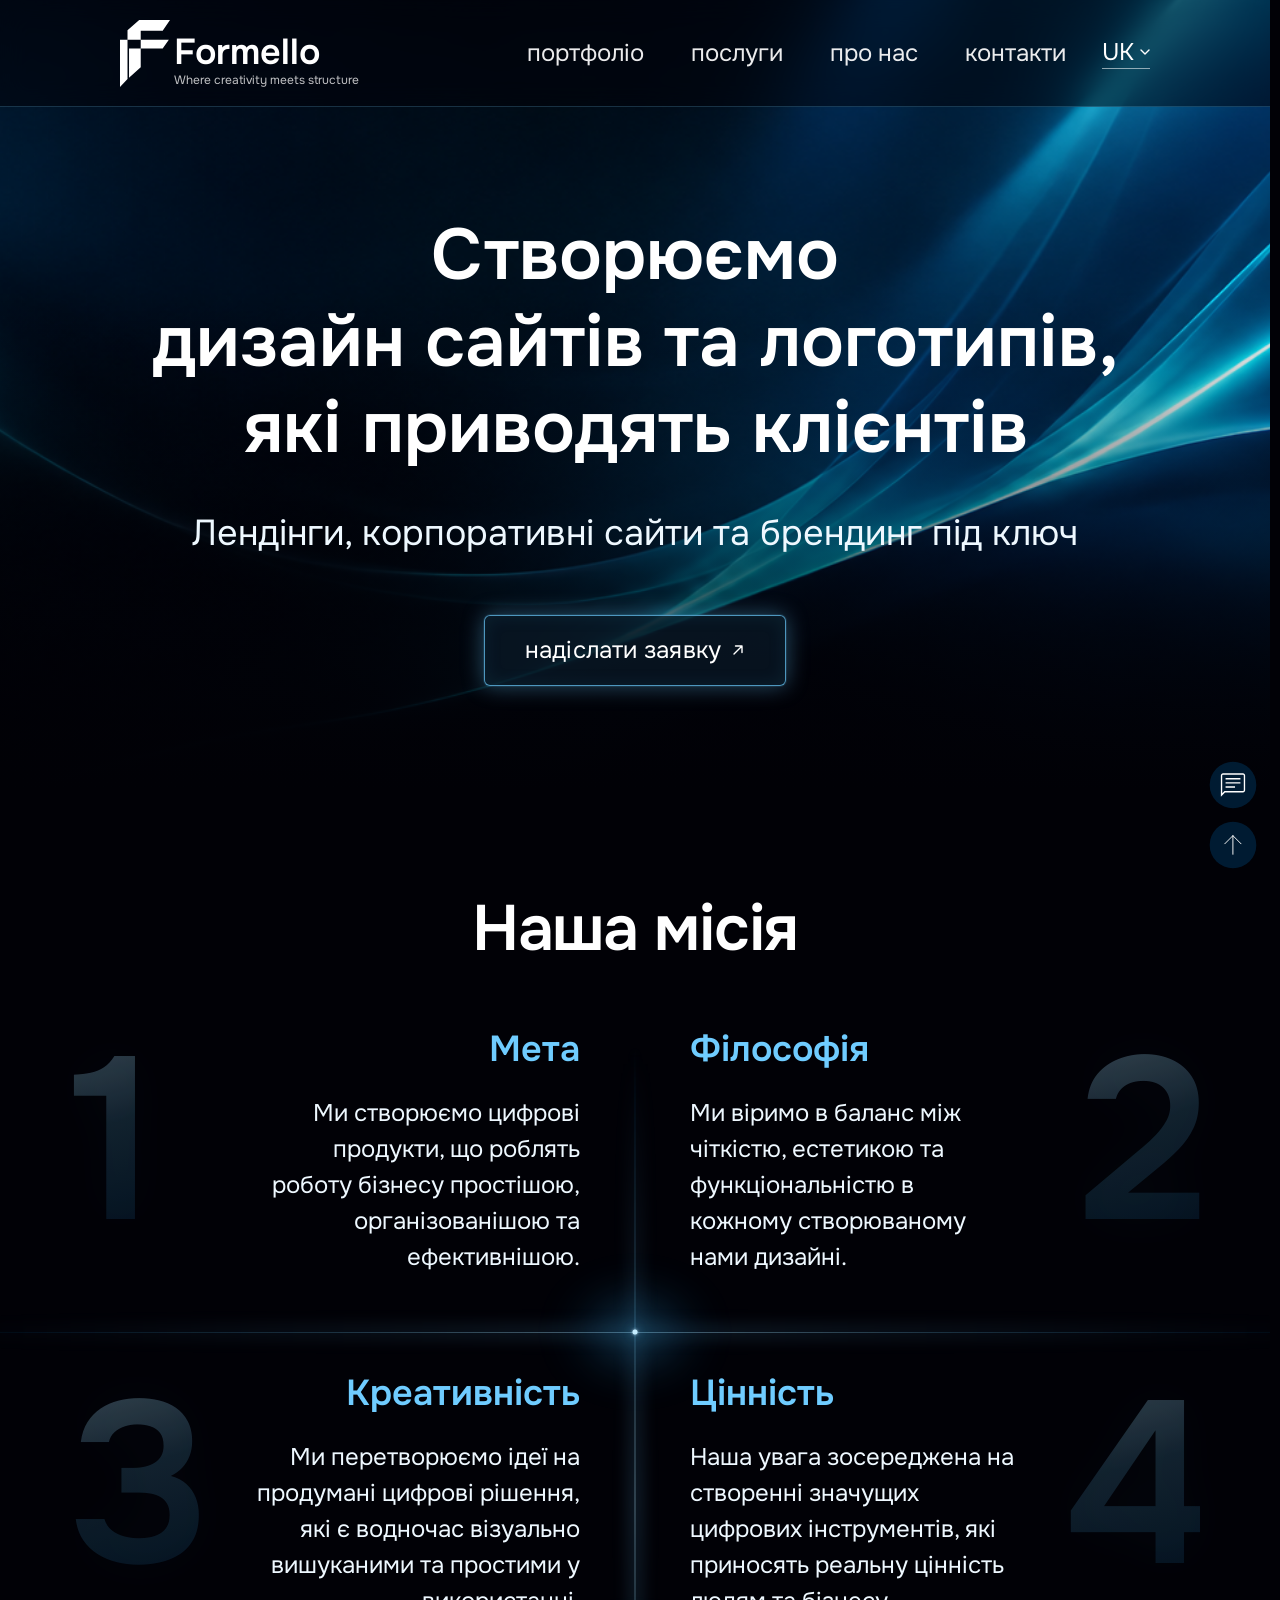
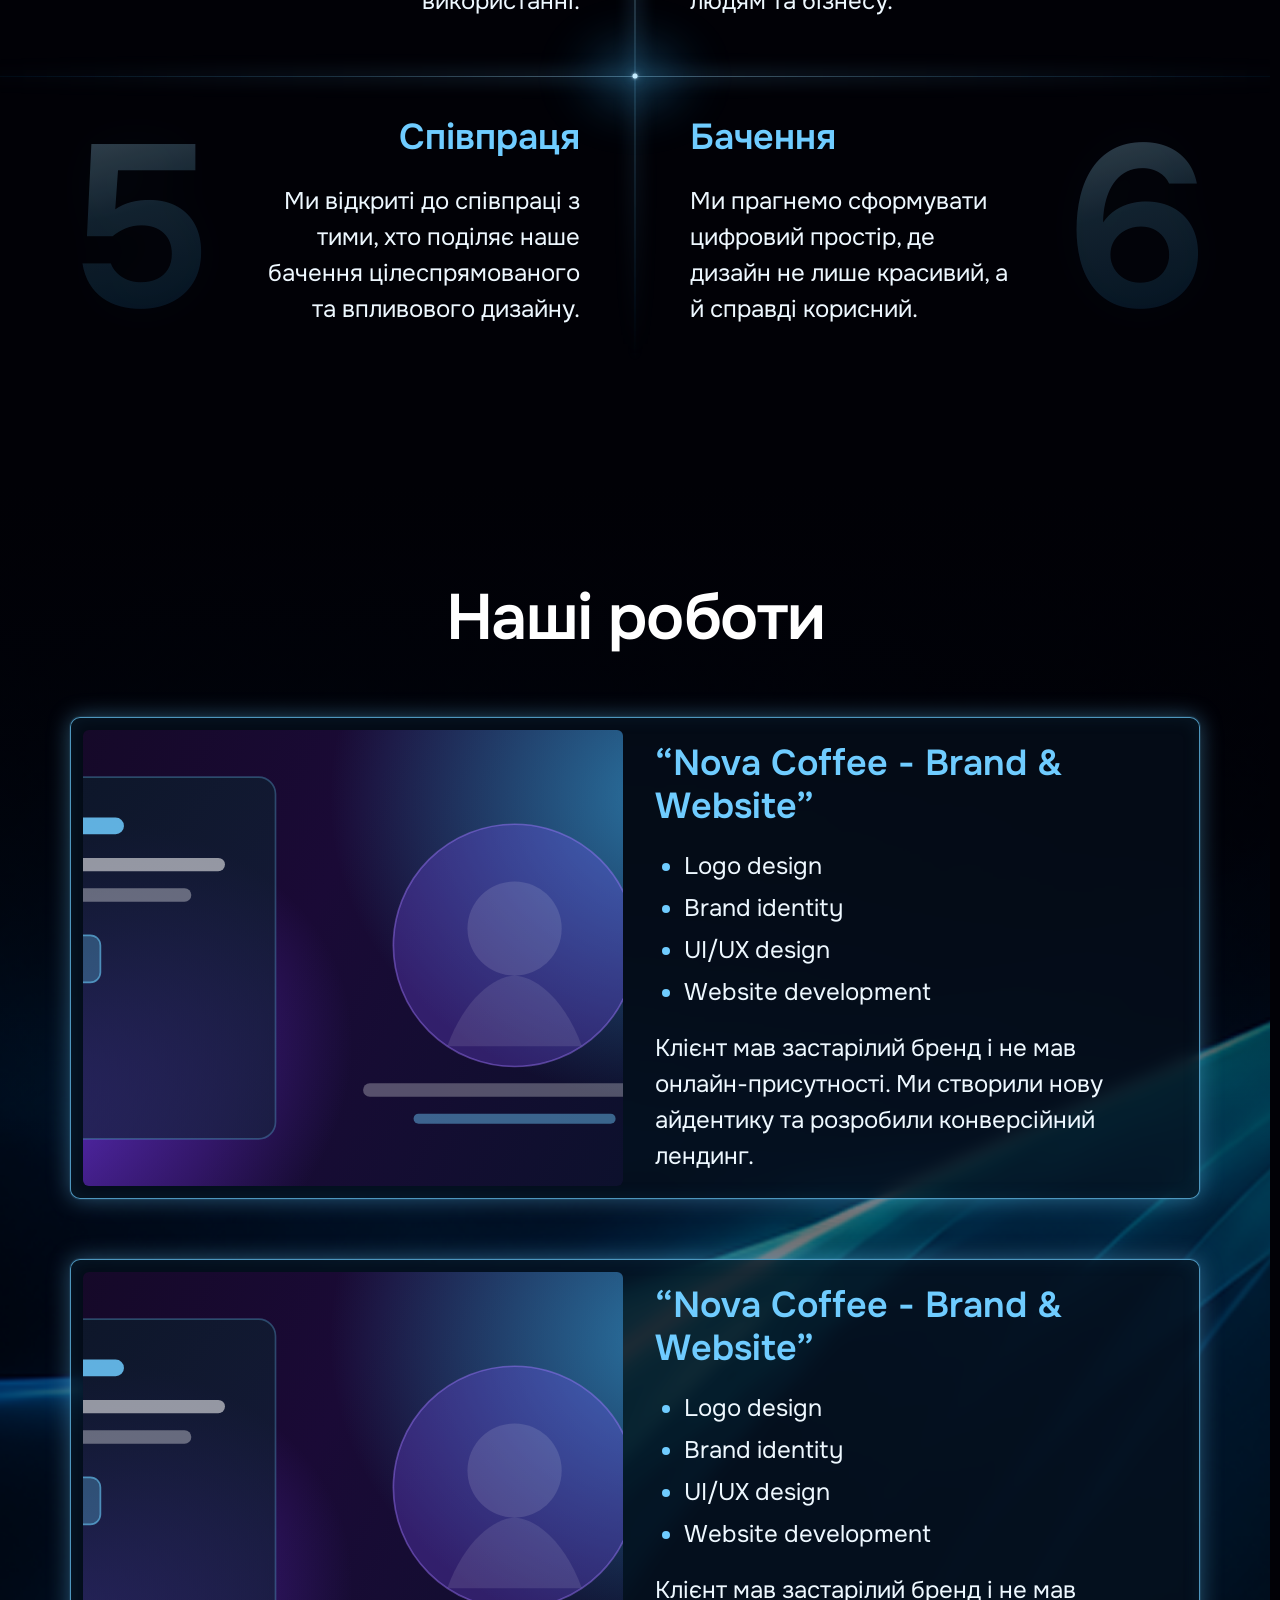
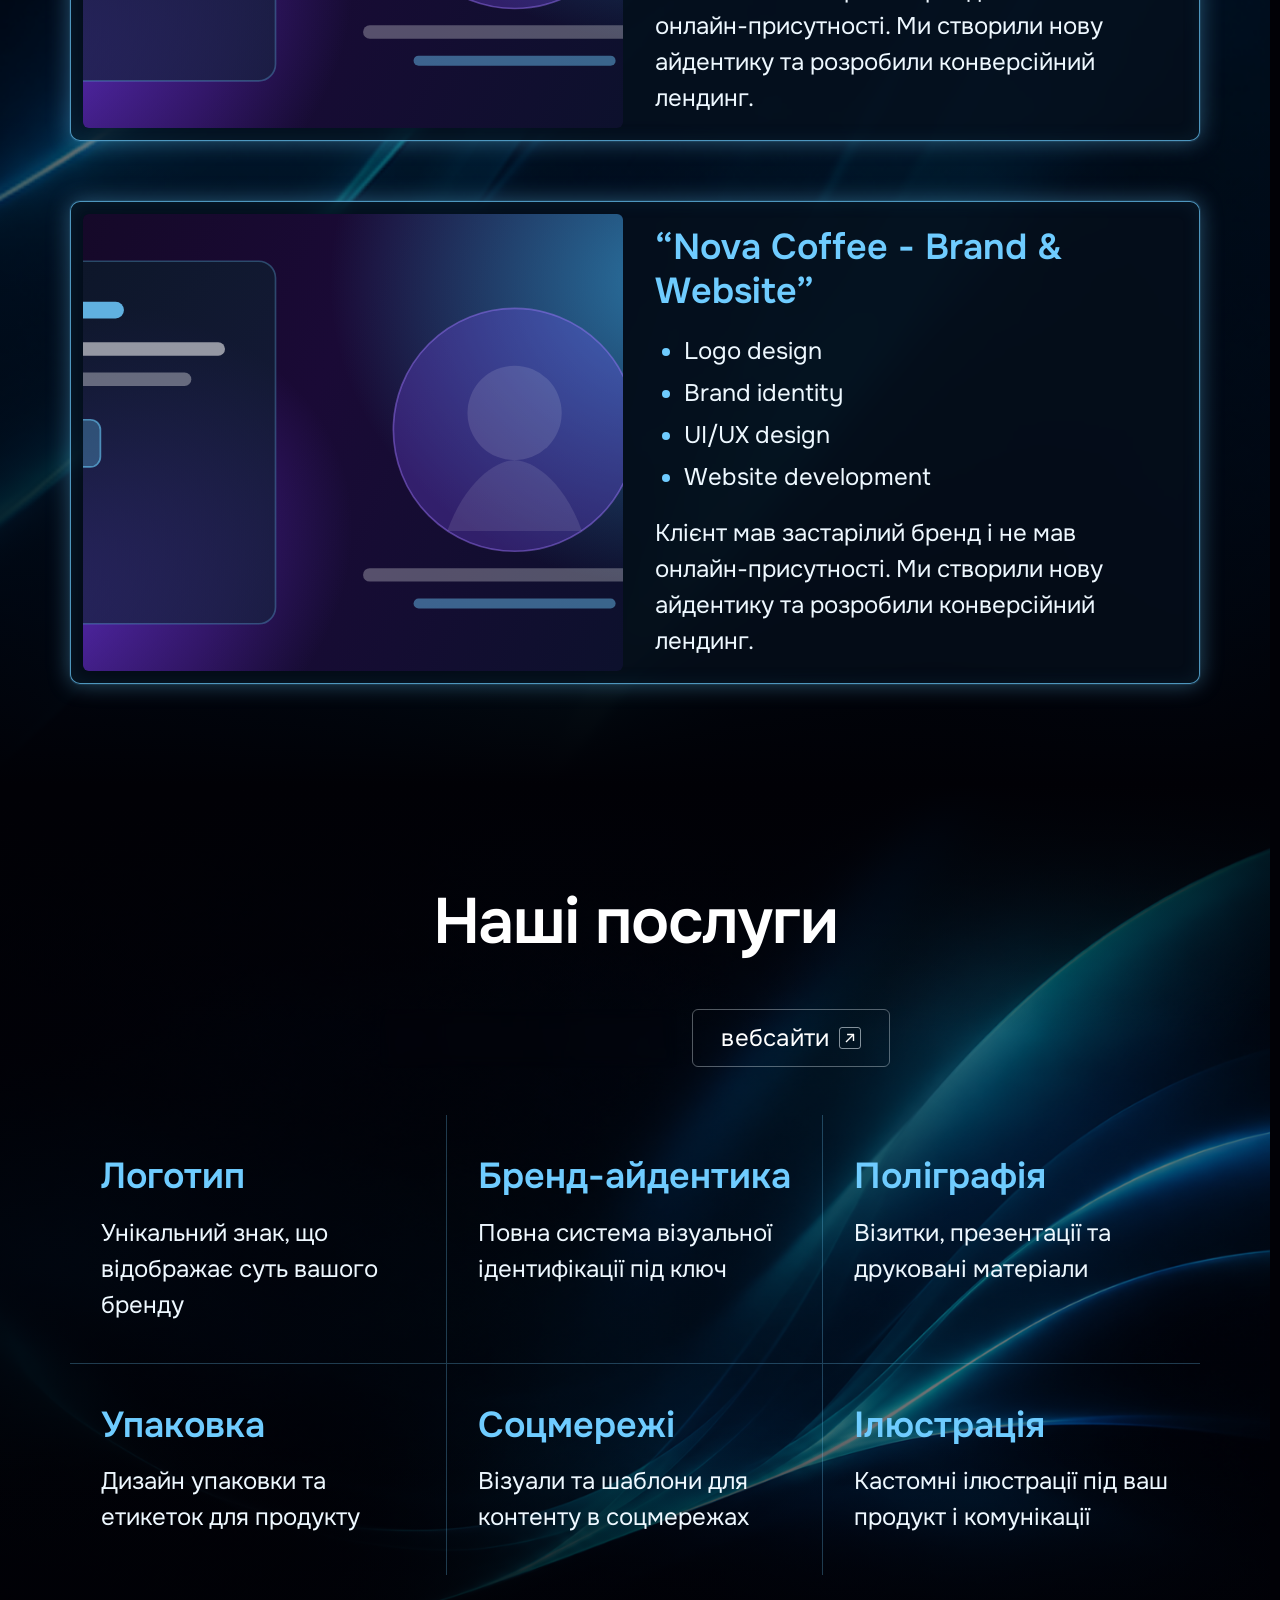
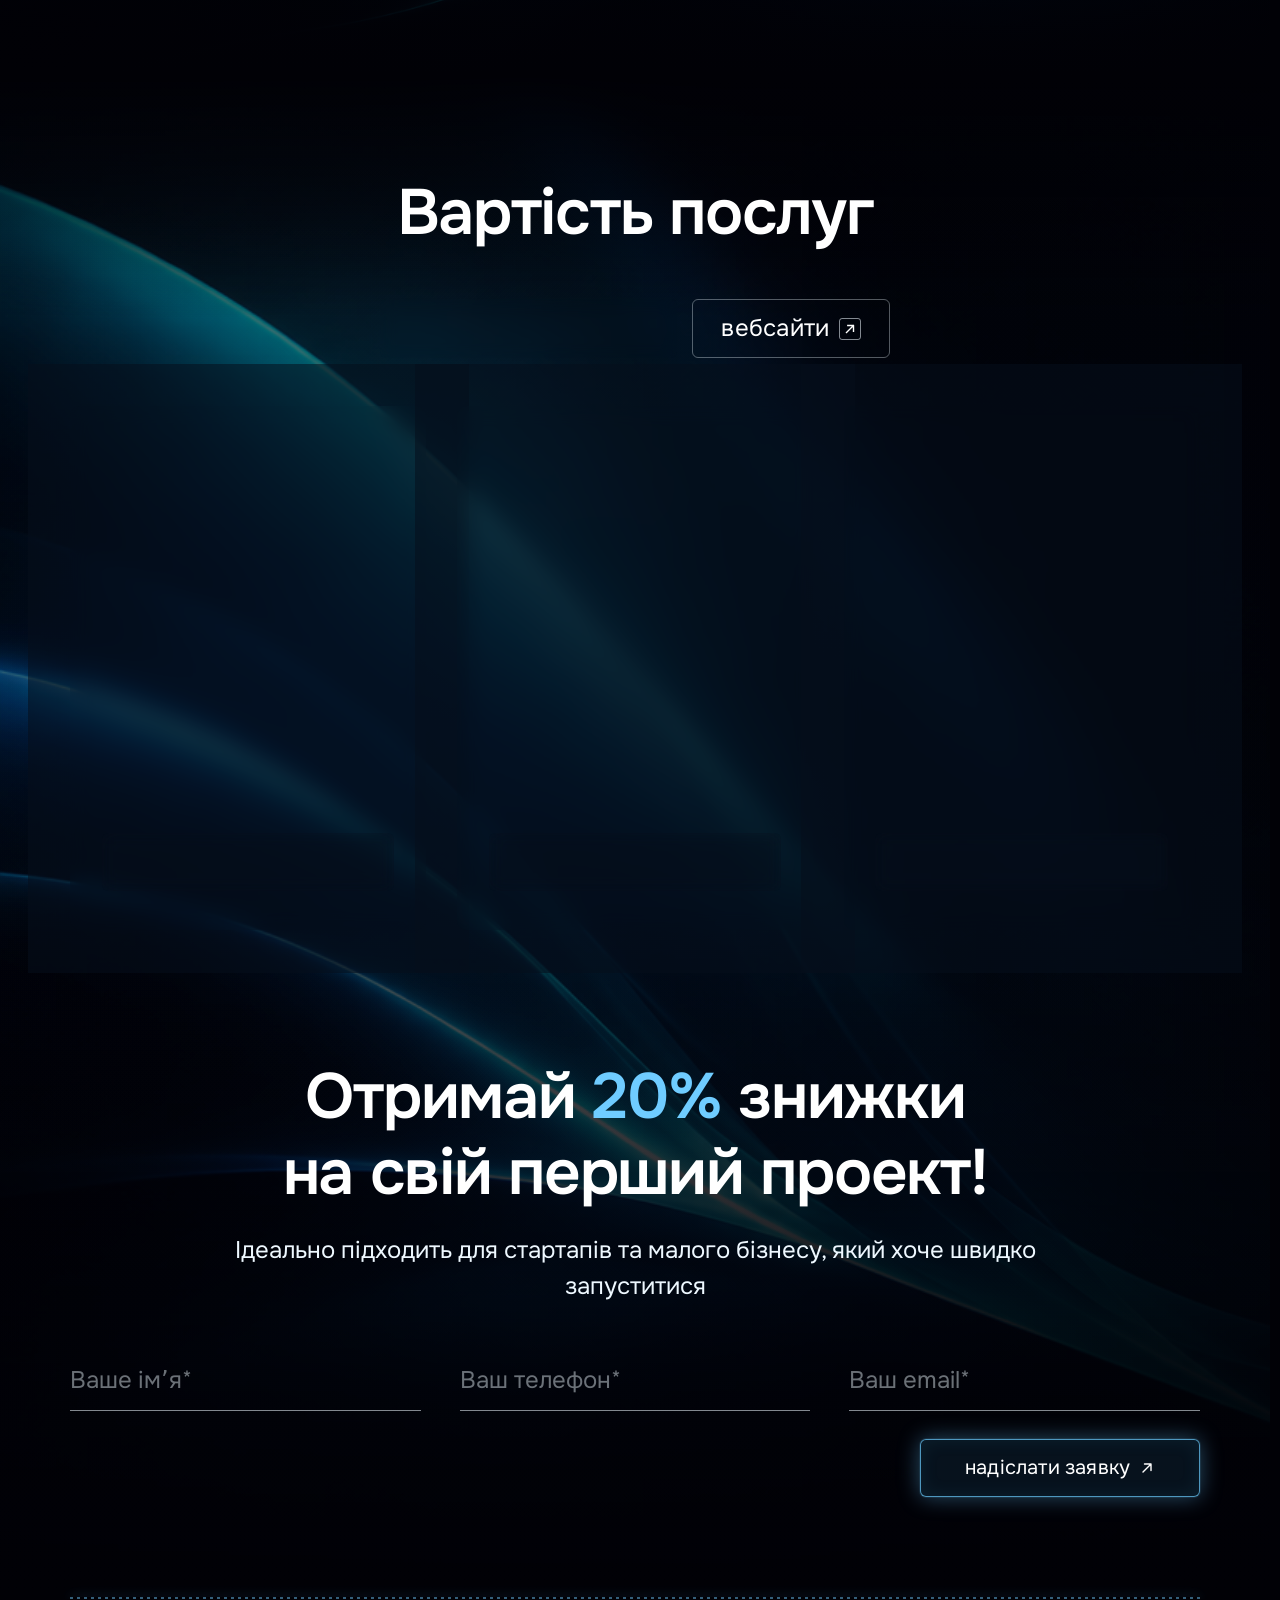
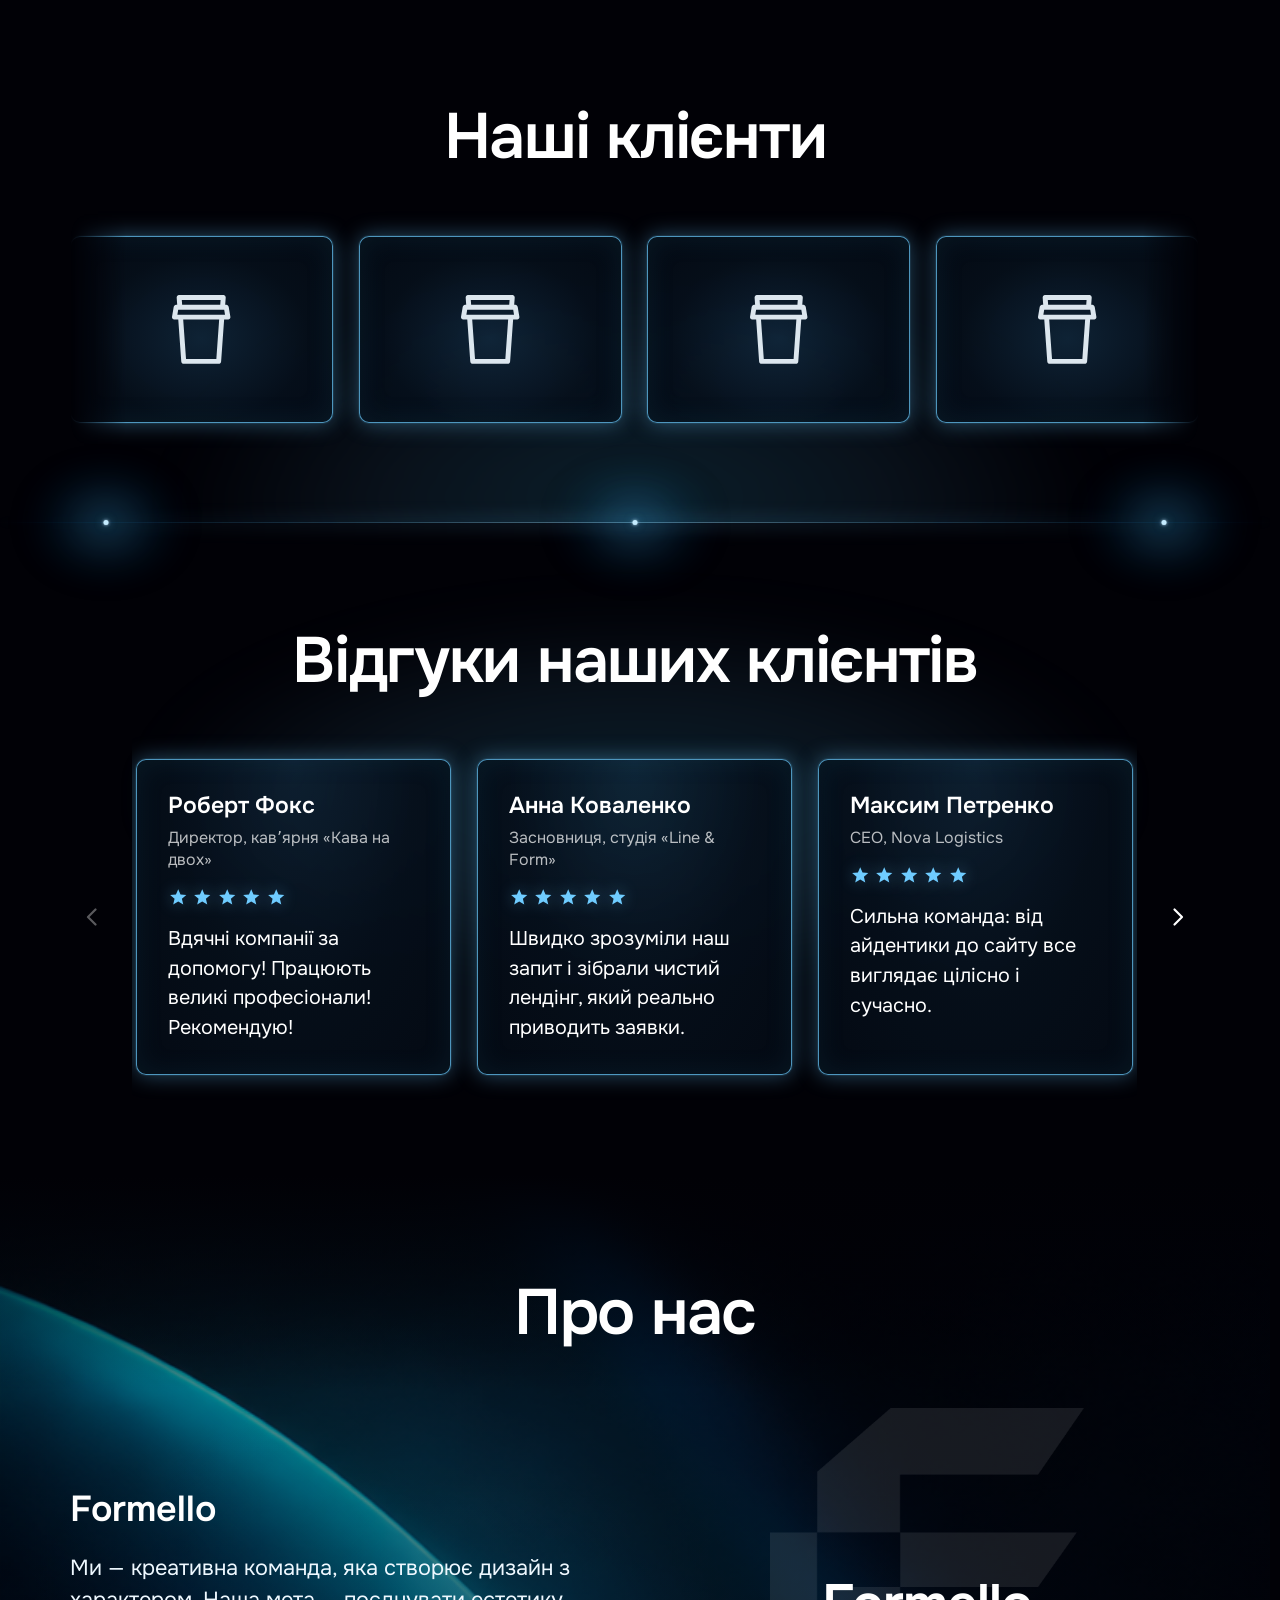
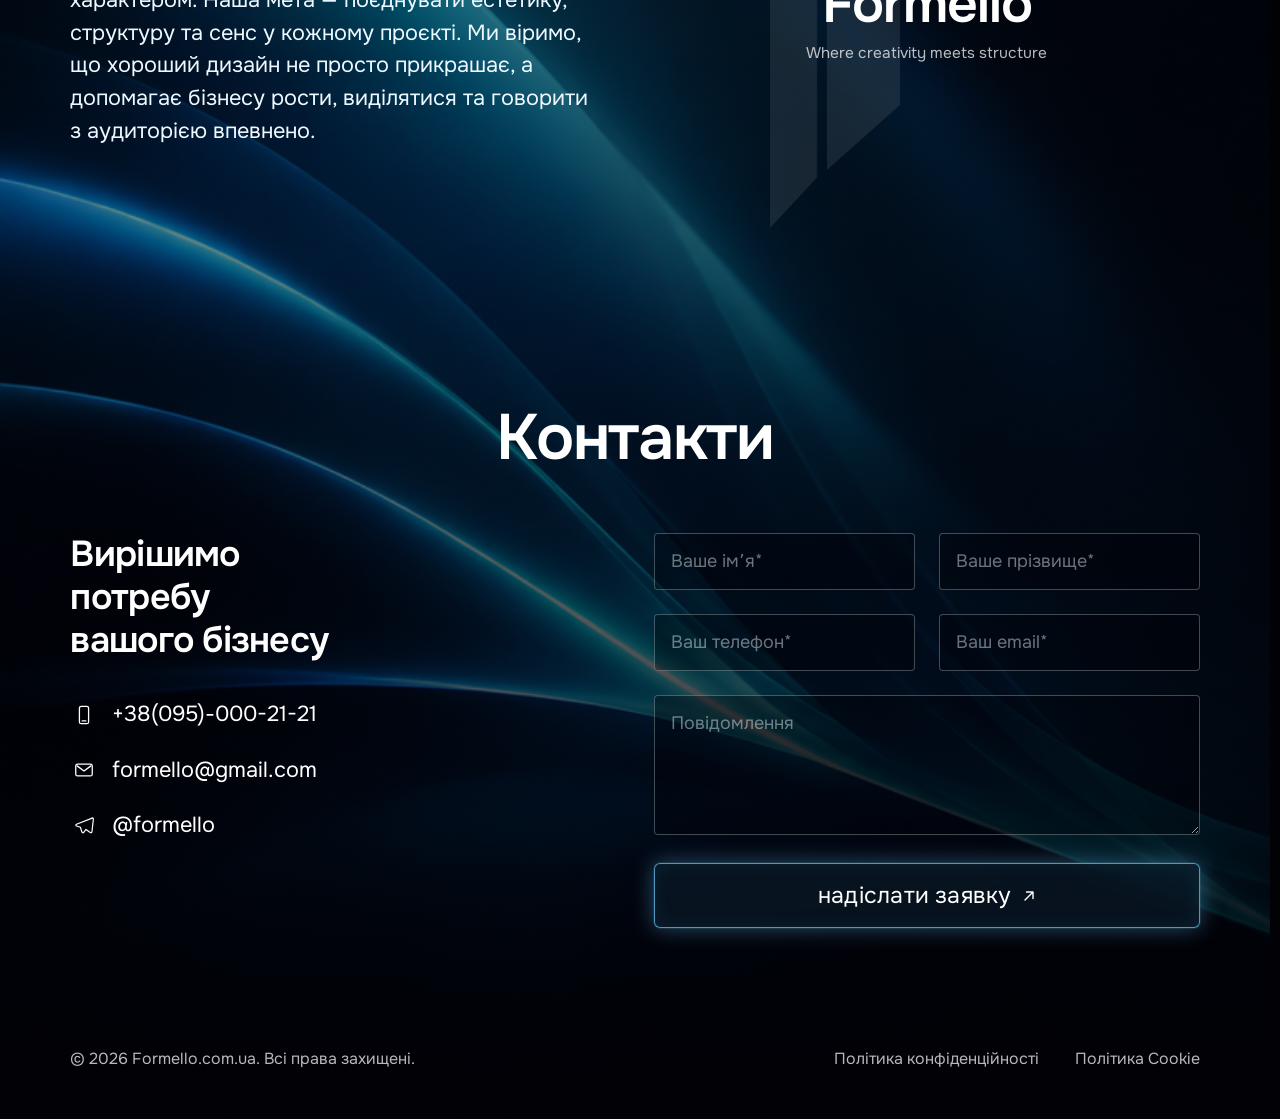
<file: index.html>
<!DOCTYPE html>
<html lang="uk">
  <head>
    <meta charset="UTF-8" />
    <meta name="viewport" content="width=device-width, initial-scale=1.0" />
    <title data-i18n="title">Formello — дизайн сайтів та логотипів</title>
    <link rel="preconnect" href="https://fonts.googleapis.com" />
    <link rel="preconnect" href="https://fonts.gstatic.com" crossorigin />
    <link
      href="https://fonts.googleapis.com/css2?family=Onest:wght@400;600&display=swap"
      rel="stylesheet"
    />
    <link rel="stylesheet" href="styles.css" />
  </head>
  <body>
    <div class="page">
      <header class="site-header">
        <a class="logo" href="#top">
          <img
            class="logo__mark"
            src="assets/nav/logo-2.svg"
            width="50"
            height="67"
            alt=""
            aria-hidden="true"
          />
          <span class="logo__text">
            <span class="logo__name">Formello</span>
            <span class="logo__tag">Where creativity meets structure</span>
          </span>
        </a>

        <div class="header-right">
          <nav
            class="nav"
            id="site-nav"
            aria-label="Основна навігація"
            data-i18n-aria="navAria"
          >
            <a href="#portfolio" data-i18n="navPortfolio">портфоліо</a>
            <a href="#services" data-i18n="navServices">послуги</a>
            <a href="#about" data-i18n="navAbout">про нас</a>
            <a href="#contacts" data-i18n="navContacts">контакти</a>
          </nav>

          <button
            class="lang"
            type="button"
            data-lang="uk"
            aria-label="Мова: українська"
            data-i18n-aria="langAria"
          >
            <span class="lang__code">UK</span>
            <svg
              class="lang__chevron"
              width="10"
              height="6"
              viewBox="0 0 10 6"
              fill="none"
              aria-hidden="true"
            >
              <path
                d="M1 1l4 4 4-4"
                stroke="currentColor"
                stroke-width="1.4"
                stroke-linecap="round"
                stroke-linejoin="round"
              />
            </svg>
          </button>

          <button
            class="nav-toggle"
            type="button"
            aria-expanded="false"
            aria-controls="site-nav"
            aria-label="Відкрити меню"
            data-i18n-aria="menuOpenAria"
          >
            <span class="nav-toggle__box" aria-hidden="true">
              <span class="nav-toggle__bar"></span>
              <span class="nav-toggle__bar"></span>
              <span class="nav-toggle__bar"></span>
            </span>
          </button>
        </div>
      </header>
      <div class="nav-backdrop" data-close-nav aria-hidden="true"></div>

      <main>
        <section class="hero" id="top">
          <div class="hero__bg" aria-hidden="true">
            <img
              class="hero__bg-img"
              src="assets/hero/hero-bg.png"
              alt=""
              width="1536"
              height="1024"
              decoding="async"
              fetchpriority="high"
            />
            <div class="hero__bg-overlay"></div>
          </div>
          <div class="hero__content">
            <div class="hero__title-block">
              <h1 data-i18n-html="heroTitle">
                Створюємо<br />
                дизайн сайтів та логотипів,<br />
                які приводять клієнтів
              </h1>
              <p class="hero__sub" data-i18n="heroSub">
                Лендінги, корпоративні сайти та брендинг під ключ
              </p>
            </div>
            <button class="cta" type="button" data-open-request>
              <span data-i18n="cta">надіслати заявку</span>
              <svg
                class="cta__arrow"
                width="14"
                height="14"
                viewBox="0 0 14 14"
                fill="none"
                aria-hidden="true"
              >
                <path
                  d="M3 11L11 3M11 3H4.5M11 3V9.5"
                  stroke="currentColor"
                  stroke-width="1.4"
                  stroke-linecap="round"
                  stroke-linejoin="round"
                />
              </svg>
            </button>
          </div>
        </section>

        <section class="mission" id="mission" aria-labelledby="mission-title">
          <div class="mission__inner">
            <h2 id="mission-title" data-i18n="missionTitle">Наша місія</h2>

            <div class="mission__body">
              <div class="mission__deco" aria-hidden="true">
                <span class="mission__line mission__line--v"></span>
                <span class="mission__line mission__line--h mission__line--h1"></span>
                <span class="mission__line mission__line--h mission__line--h2"></span>

                <span class="mission__node mission__node--1">
                  <span class="mission__flare"></span>
                  <span class="mission__mark"></span>
                </span>
                <span class="mission__node mission__node--2">
                  <span class="mission__flare"></span>
                  <span class="mission__mark"></span>
                </span>
              </div>

              <div class="mission__rows">
                <div class="mission__row">
                  <article class="mission__card mission__card--left">
                    <span class="mission__num" aria-hidden="true">1</span>
                    <div class="mission__copy">
                      <h3 data-i18n="goalTitle">Мета</h3>
                      <p data-i18n="goalText">
                        Ми створюємо цифрові продукти, що роблять роботу бізнесу
                        простішою, організованішою та ефективнішою.
                      </p>
                    </div>
                  </article>
                  <article class="mission__card mission__card--right">
                    <div class="mission__copy">
                      <h3 data-i18n="philosophyTitle">Філософія</h3>
                      <p data-i18n="philosophyText">
                        Ми віримо в баланс між чіткістю, естетикою та
                        функціональністю в кожному створюваному нами дизайні.
                      </p>
                    </div>
                    <span class="mission__num" aria-hidden="true">2</span>
                  </article>
                </div>

                <div class="mission__row">
                  <article class="mission__card mission__card--left">
                    <span class="mission__num" aria-hidden="true">3</span>
                    <div class="mission__copy">
                      <h3 data-i18n="creativityTitle">Креативність</h3>
                      <p data-i18n="creativityText">
                        Ми перетворюємо ідеї на продумані цифрові рішення, які є
                        водночас візуально вишуканими та простими у використанні.
                      </p>
                    </div>
                  </article>
                  <article class="mission__card mission__card--right">
                    <div class="mission__copy">
                      <h3 data-i18n="valueTitle">Цінність</h3>
                      <p data-i18n="valueText">
                        Наша увага зосереджена на створенні значущих цифрових
                        інструментів, які приносять реальну цінність людям та
                        бізнесу.
                      </p>
                    </div>
                    <span class="mission__num" aria-hidden="true">4</span>
                  </article>
                </div>

                <div class="mission__row">
                  <article class="mission__card mission__card--left">
                    <span class="mission__num" aria-hidden="true">5</span>
                    <div class="mission__copy">
                      <h3 data-i18n="collabTitle">Співпраця</h3>
                      <p data-i18n="collabText">
                        Ми відкриті до співпраці з тими, хто поділяє наше
                        бачення цілеспрямованого та впливового дизайну.
                      </p>
                    </div>
                  </article>
                  <article class="mission__card mission__card--right">
                    <div class="mission__copy">
                      <h3 data-i18n="visionTitle">Бачення</h3>
                      <p data-i18n="visionText">
                        Ми прагнемо сформувати цифровий простір, де дизайн не
                        лише красивий, а й справді корисний.
                      </p>
                    </div>
                    <span class="mission__num" aria-hidden="true">6</span>
                  </article>
                </div>
              </div>
            </div>
          </div>
        </section>

        <section class="works" id="portfolio" aria-labelledby="works-title">
          <div class="works__bg" aria-hidden="true">
            <img
              class="works__bg-img"
              src="assets/portfolio/portfolio-bg.png"
              alt=""
              width="2532"
              height="1375"
              decoding="async"
            />
            <div class="works__bg-overlay"></div>
          </div>
          <div class="works__inner">
            <h2 id="works-title" data-i18n="worksTitle">Наші роботи</h2>

            <div class="works__list">
              <article class="works__card">
                <div class="works__media">
                  <img
                    src="assets/works/work-placeholder.svg"
                    alt=""
                    width="588"
                    height="271"
                    loading="lazy"
                    decoding="async"
                  />
                </div>
                <div class="works__copy">
                  <h3 data-i18n="works1Title">“Nova Coffee - Brand &amp; Website”</h3>
                  <ul class="works__services">
                    <li data-i18n="works1Service1">Logo design</li>
                    <li data-i18n="works1Service2">Brand identity</li>
                    <li data-i18n="works1Service3">UI/UX design</li>
                    <li data-i18n="works1Service4">Website development</li>
                  </ul>
                  <p data-i18n="works1Text">
                    Клієнт мав застарілий бренд і не мав онлайн-присутності. Ми
                    створили нову айдентику та розробили конверсійний лендинг.
                  </p>
                </div>
              </article>

              <article class="works__card">
                <div class="works__media">
                  <img
                    src="assets/works/work-placeholder.svg"
                    alt=""
                    width="588"
                    height="271"
                    loading="lazy"
                    decoding="async"
                  />
                </div>
                <div class="works__copy">
                  <h3 data-i18n="works2Title">“Nova Coffee - Brand &amp; Website”</h3>
                  <ul class="works__services">
                    <li data-i18n="works2Service1">Logo design</li>
                    <li data-i18n="works2Service2">Brand identity</li>
                    <li data-i18n="works2Service3">UI/UX design</li>
                    <li data-i18n="works2Service4">Website development</li>
                  </ul>
                  <p data-i18n="works2Text">
                    Клієнт мав застарілий бренд і не мав онлайн-присутності. Ми
                    створили нову айдентику та розробили конверсійний лендинг.
                  </p>
                </div>
              </article>

              <article class="works__card">
                <div class="works__media">
                  <img
                    src="assets/works/work-placeholder.svg"
                    alt=""
                    width="588"
                    height="271"
                    loading="lazy"
                    decoding="async"
                  />
                </div>
                <div class="works__copy">
                  <h3 data-i18n="works3Title">“Nova Coffee - Brand &amp; Website”</h3>
                  <ul class="works__services">
                    <li data-i18n="works3Service1">Logo design</li>
                    <li data-i18n="works3Service2">Brand identity</li>
                    <li data-i18n="works3Service3">UI/UX design</li>
                    <li data-i18n="works3Service4">Website development</li>
                  </ul>
                  <p data-i18n="works3Text">
                    Клієнт мав застарілий бренд і не мав онлайн-присутності. Ми
                    створили нову айдентику та розробили конверсійний лендинг.
                  </p>
                </div>
              </article>
            </div>
          </div>
        </section>

        <section class="services" id="services" aria-labelledby="services-title">
          <div class="services__bg" aria-hidden="true">
            <img
              class="services__bg-img"
              src="assets/services/services-bg.png"
              alt=""
              width="1536"
              height="1024"
              decoding="async"
            />
            <div class="services__bg-overlay"></div>
          </div>
          <div class="services__inner">
            <h2 id="services-title" data-i18n="servicesTitle">Наші послуги</h2>

            <div
              class="services__tabs"
              role="tablist"
              aria-label="Категорії послуг"
              data-i18n-aria="servicesTabsAria"
            >
              <button
                class="services__tab is-active"
                type="button"
                role="tab"
                id="services-tab-design"
                aria-selected="true"
                aria-controls="services-panel-design"
                data-services-tab="design"
              >
                <span data-i18n="servicesTabDesign">графічний дизайн</span>
                <span class="services__tab-icon" aria-hidden="true">
                  <svg width="18" height="18" viewBox="0 0 18 18" fill="none">
                    <path
                      d="M5.5 12.5L12.5 5.5M6.8 5.5H12.5V11.2"
                      stroke="currentColor"
                      stroke-width="1.4"
                      stroke-linecap="square"
                      stroke-linejoin="round"
                    />
                  </svg>
                </span>
              </button>
              <button
                class="services__tab"
                type="button"
                role="tab"
                id="services-tab-web"
                aria-selected="false"
                aria-controls="services-panel-web"
                data-services-tab="web"
                tabindex="-1"
              >
                <span data-i18n="servicesTabWeb">вебсайти</span>
                <span class="services__tab-icon" aria-hidden="true">
                  <svg width="18" height="18" viewBox="0 0 18 18" fill="none">
                    <path
                      d="M5.5 12.5L12.5 5.5M6.8 5.5H12.5V11.2"
                      stroke="currentColor"
                      stroke-width="1.4"
                      stroke-linecap="square"
                      stroke-linejoin="round"
                    />
                  </svg>
                </span>
              </button>
            </div>

            <div class="services__panels">
              <div
                class="services__panel"
                role="tabpanel"
                id="services-panel-design"
                aria-labelledby="services-tab-design"
                data-services-panel="design"
              >
                <div class="services__grid">
                  <article class="services__item">
                    <h3 data-i18n="servicesDesign1Title">Логотип</h3>
                    <p data-i18n="servicesDesign1Text">
                      Унікальний знак, що відображає суть вашого бренду
                    </p>
                  </article>
                  <article class="services__item">
                    <h3 data-i18n="servicesDesign2Title">Бренд-айдентика</h3>
                    <p data-i18n="servicesDesign2Text">
                      Повна система візуальної ідентифікації під ключ
                    </p>
                  </article>
                  <article class="services__item">
                    <h3 data-i18n="servicesDesign3Title">Поліграфія</h3>
                    <p data-i18n="servicesDesign3Text">
                      Візитки, презентації та друковані матеріали
                    </p>
                  </article>
                  <article class="services__item">
                    <h3 data-i18n="servicesDesign4Title">Упаковка</h3>
                    <p data-i18n="servicesDesign4Text">
                      Дизайн упаковки та етикеток для продукту
                    </p>
                  </article>
                  <article class="services__item">
                    <h3 data-i18n="servicesDesign5Title">Соцмережі</h3>
                    <p data-i18n="servicesDesign5Text">
                      Візуали та шаблони для контенту в соцмережах
                    </p>
                  </article>
                  <article class="services__item">
                    <h3 data-i18n="servicesDesign6Title">Ілюстрація</h3>
                    <p data-i18n="servicesDesign6Text">
                      Кастомні ілюстрації під ваш продукт і комунікації
                    </p>
                  </article>
                </div>
              </div>

              <div
                class="services__panel"
                role="tabpanel"
                id="services-panel-web"
                aria-labelledby="services-tab-web"
                data-services-panel="web"
                hidden
              >
                <div class="services__grid">
                  <article class="services__item">
                    <h3 data-i18n="servicesWeb1Title">Лендінг</h3>
                    <p data-i18n="servicesWeb1Text">
                      Односторінковий сайт, що конвертує відвідувачів у клієнтів
                    </p>
                  </article>
                  <article class="services__item">
                    <h3 data-i18n="servicesWeb2Title">Корпоративний сайт</h3>
                    <p data-i18n="servicesWeb2Text">
                      Багатосторінковий сайт для компанії та її послуг
                    </p>
                  </article>
                  <article class="services__item">
                    <h3 data-i18n="servicesWeb3Title">UI/UX дизайн</h3>
                    <p data-i18n="servicesWeb3Text">
                      Продумані інтерфейси з фокусом на зручність і ясність
                    </p>
                  </article>
                  <article class="services__item">
                    <h3 data-i18n="servicesWeb4Title">Редизайн</h3>
                    <p data-i18n="servicesWeb4Text">
                      Оновлення застарілого сайту під сучасні стандарти
                    </p>
                  </article>
                  <article class="services__item">
                    <h3 data-i18n="servicesWeb5Title">Інтернет-магазин</h3>
                    <p data-i18n="servicesWeb5Text">
                      Структура й дизайн для зручних онлайн-продажів
                    </p>
                  </article>
                  <article class="services__item">
                    <h3 data-i18n="servicesWeb6Title">Підтримка</h3>
                    <p data-i18n="servicesWeb6Text">
                      Супровід, оновлення та розвиток після запуску
                    </p>
                  </article>
                </div>
              </div>
            </div>
          </div>
        </section>

        <div class="prices">
          <div class="prices__bg" aria-hidden="true">
            <img
              class="prices__bg-img"
              src="assets/prices/prices-bg.png"
              alt=""
              width="1536"
              height="1024"
              decoding="async"
            />
            <div class="prices__bg-overlay"></div>
          </div>

          <section class="pricing" id="prices" aria-labelledby="prices-title">
            <div class="pricing__inner">
              <h2 id="prices-title" data-i18n="pricesTitle">Вартість послуг</h2>

              <div
                class="pricing__tabs"
                role="tablist"
                aria-label="Категорії цін"
                data-i18n-aria="pricesTabsAria"
              >
                <button
                  class="pricing__tab is-active"
                  type="button"
                  role="tab"
                  id="prices-tab-design"
                  aria-selected="true"
                  aria-controls="prices-panel-design"
                  data-prices-tab="design"
                >
                  <span data-i18n="pricesTabDesign">графічний дизайн</span>
                  <span class="pricing__tab-icon" aria-hidden="true">
                    <svg width="18" height="18" viewBox="0 0 18 18" fill="none">
                      <path
                        d="M5.5 12.5L12.5 5.5M6.8 5.5H12.5V11.2"
                        stroke="currentColor"
                        stroke-width="1.4"
                        stroke-linecap="square"
                        stroke-linejoin="round"
                      />
                    </svg>
                  </span>
                </button>
                <button
                  class="pricing__tab"
                  type="button"
                  role="tab"
                  id="prices-tab-web"
                  aria-selected="false"
                  aria-controls="prices-panel-web"
                  data-prices-tab="web"
                  tabindex="-1"
                >
                  <span data-i18n="pricesTabWeb">вебсайти</span>
                  <span class="pricing__tab-icon" aria-hidden="true">
                    <svg width="18" height="18" viewBox="0 0 18 18" fill="none">
                      <path
                        d="M5.5 12.5L12.5 5.5M6.8 5.5H12.5V11.2"
                        stroke="currentColor"
                        stroke-width="1.4"
                        stroke-linecap="square"
                        stroke-linejoin="round"
                      />
                    </svg>
                  </span>
                </button>
              </div>

              <div class="pricing__panels">
                <div
                  class="pricing__panel"
                  role="tabpanel"
                  id="prices-panel-design"
                  aria-labelledby="prices-tab-design"
                  data-prices-panel="design"
                >
                  <div class="pricing__grid">
                    <article class="pricing__card">
                      <h3 data-i18n="pricesDesign1Title">Логотип</h3>
                      <ul class="pricing__list">
                        <li data-i18n="pricesDesign1Item1">Бриф і дослідження</li>
                        <li data-i18n="pricesDesign1Item2">3–5 концепцій</li>
                        <li data-i18n="pricesDesign1Item3">Фінальна версія</li>
                        <li data-i18n="pricesDesign1Item4">Файли для друку та вебу</li>
                      </ul>
                      <p class="pricing__price" data-i18n="pricesDesign1Price">Від 1000грн</p>
                      <button class="cta pricing__cta" type="button" data-open-request>
                        <span data-i18n="cta">надіслати заявку</span>
                        <svg
                          class="cta__arrow"
                          width="14"
                          height="14"
                          viewBox="0 0 14 14"
                          fill="none"
                          aria-hidden="true"
                        >
                          <path
                            d="M3 11L11 3M11 3H4.5M11 3V9.5"
                            stroke="currentColor"
                            stroke-width="1.4"
                            stroke-linecap="round"
                            stroke-linejoin="round"
                          />
                        </svg>
                      </button>
                    </article>

                    <article class="pricing__card">
                      <h3 data-i18n="pricesDesign2Title">Бренд-айдентика</h3>
                      <ul class="pricing__list">
                        <li data-i18n="pricesDesign2Item1">Логотип і варіації</li>
                        <li data-i18n="pricesDesign2Item2">Кольорова система</li>
                        <li data-i18n="pricesDesign2Item3">Типографіка</li>
                        <li data-i18n="pricesDesign2Item4">Брендбук</li>
                      </ul>
                      <p class="pricing__price" data-i18n="pricesDesign2Price">Від 3500грн</p>
                      <button class="cta pricing__cta" type="button" data-open-request>
                        <span data-i18n="cta">надіслати заявку</span>
                        <svg
                          class="cta__arrow"
                          width="14"
                          height="14"
                          viewBox="0 0 14 14"
                          fill="none"
                          aria-hidden="true"
                        >
                          <path
                            d="M3 11L11 3M11 3H4.5M11 3V9.5"
                            stroke="currentColor"
                            stroke-width="1.4"
                            stroke-linecap="round"
                            stroke-linejoin="round"
                          />
                        </svg>
                      </button>
                    </article>

                    <article class="pricing__card">
                      <h3 data-i18n="pricesDesign3Title">Соцмережі</h3>
                      <ul class="pricing__list">
                        <li data-i18n="pricesDesign3Item1">Візуальна концепція</li>
                        <li data-i18n="pricesDesign3Item2">Шаблони постів</li>
                        <li data-i18n="pricesDesign3Item3">Обкладинки та сторіс</li>
                        <li data-i18n="pricesDesign3Item4">Гайд по стилю</li>
                      </ul>
                      <p class="pricing__price" data-i18n="pricesDesign3Price">Від 2000грн</p>
                      <button class="cta pricing__cta" type="button" data-open-request>
                        <span data-i18n="cta">надіслати заявку</span>
                        <svg
                          class="cta__arrow"
                          width="14"
                          height="14"
                          viewBox="0 0 14 14"
                          fill="none"
                          aria-hidden="true"
                        >
                          <path
                            d="M3 11L11 3M11 3H4.5M11 3V9.5"
                            stroke="currentColor"
                            stroke-width="1.4"
                            stroke-linecap="round"
                            stroke-linejoin="round"
                          />
                        </svg>
                      </button>
                    </article>
                  </div>
                </div>

                <div
                  class="pricing__panel"
                  role="tabpanel"
                  id="prices-panel-web"
                  aria-labelledby="prices-tab-web"
                  data-prices-panel="web"
                  hidden
                >
                  <div class="pricing__grid">
                    <article class="pricing__card">
                      <h3 data-i18n="pricesWeb1Title">Дизайн сайту</h3>
                      <ul class="pricing__list">
                        <li data-i18n="pricesWeb1Item1">Збір інформації</li>
                        <li data-i18n="pricesWeb1Item2">Генерація ідеї</li>
                        <li data-i18n="pricesWeb1Item3">Прототипування</li>
                        <li data-i18n="pricesWeb1Item4">Преміум дизайн</li>
                      </ul>
                      <p class="pricing__price" data-i18n="pricesWeb1Price">Від 1000грн</p>
                      <button class="cta pricing__cta" type="button" data-open-request>
                        <span data-i18n="cta">надіслати заявку</span>
                        <svg
                          class="cta__arrow"
                          width="14"
                          height="14"
                          viewBox="0 0 14 14"
                          fill="none"
                          aria-hidden="true"
                        >
                          <path
                            d="M3 11L11 3M11 3H4.5M11 3V9.5"
                            stroke="currentColor"
                            stroke-width="1.4"
                            stroke-linecap="round"
                            stroke-linejoin="round"
                          />
                        </svg>
                      </button>
                    </article>

                    <article class="pricing__card">
                      <h3 data-i18n="pricesWeb2Title">Лендінг</h3>
                      <ul class="pricing__list">
                        <li data-i18n="pricesWeb2Item1">Структура та UX</li>
                        <li data-i18n="pricesWeb2Item2">Дизайн секцій</li>
                        <li data-i18n="pricesWeb2Item3">Адаптив під мобільні</li>
                        <li data-i18n="pricesWeb2Item4">Підготовка до верстки</li>
                      </ul>
                      <p class="pricing__price" data-i18n="pricesWeb2Price">Від 2500грн</p>
                      <button class="cta pricing__cta" type="button" data-open-request>
                        <span data-i18n="cta">надіслати заявку</span>
                        <svg
                          class="cta__arrow"
                          width="14"
                          height="14"
                          viewBox="0 0 14 14"
                          fill="none"
                          aria-hidden="true"
                        >
                          <path
                            d="M3 11L11 3M11 3H4.5M11 3V9.5"
                            stroke="currentColor"
                            stroke-width="1.4"
                            stroke-linecap="round"
                            stroke-linejoin="round"
                          />
                        </svg>
                      </button>
                    </article>

                    <article class="pricing__card">
                      <h3 data-i18n="pricesWeb3Title">Корпоративний сайт</h3>
                      <ul class="pricing__list">
                        <li data-i18n="pricesWeb3Item1">Архітектура сторінок</li>
                        <li data-i18n="pricesWeb3Item2">UI-система</li>
                        <li data-i18n="pricesWeb3Item3">Дизайн ключових екранів</li>
                        <li data-i18n="pricesWeb3Item4">Передача в розробку</li>
                      </ul>
                      <p class="pricing__price" data-i18n="pricesWeb3Price">Від 5000грн</p>
                      <button class="cta pricing__cta" type="button" data-open-request>
                        <span data-i18n="cta">надіслати заявку</span>
                        <svg
                          class="cta__arrow"
                          width="14"
                          height="14"
                          viewBox="0 0 14 14"
                          fill="none"
                          aria-hidden="true"
                        >
                          <path
                            d="M3 11L11 3M11 3H4.5M11 3V9.5"
                            stroke="currentColor"
                            stroke-width="1.4"
                            stroke-linecap="round"
                            stroke-linejoin="round"
                          />
                        </svg>
                      </button>
                    </article>
                  </div>
                </div>
              </div>
            </div>
          </section>

          <section class="offer" id="offer" aria-labelledby="offer-title">
            <div class="offer__inner">
              <div class="offer__copy">
                <h2 id="offer-title" data-i18n-html="offerTitle">
                  Отримай <span class="offer__accent">20%</span> знижки<br />
                  на свій перший проект!
                </h2>
                <p class="offer__lead" data-i18n="offerLead">
                  Ідеально підходить для стартапів та малого бізнесу, який хоче
                  швидко запуститися
                </p>
              </div>

              <form class="offer__form" id="offer-form" novalidate>
                <div class="offer__fields">
                  <div class="offer__field">
                    <label class="visually-hidden" for="offer-name" data-i18n="offerNameLabel"
                      >Імʼя</label
                    >
                    <input
                      id="offer-name"
                      name="name"
                      type="text"
                      autocomplete="name"
                      required
                      data-i18n-placeholder="offerNamePh"
                      placeholder="Ваше імʼя*"
                    />
                    <p class="field__error" data-offer-error-for="name" hidden></p>
                  </div>
                  <div class="offer__field">
                    <label class="visually-hidden" for="offer-phone" data-i18n="offerPhoneLabel"
                      >Телефон</label
                    >
                    <input
                      id="offer-phone"
                      name="phone"
                      type="tel"
                      autocomplete="tel"
                      inputmode="tel"
                      required
                      data-i18n-placeholder="offerPhonePh"
                      placeholder="Ваш телефон*"
                    />
                    <p class="field__error" data-offer-error-for="phone" hidden></p>
                  </div>
                  <div class="offer__field">
                    <label class="visually-hidden" for="offer-email" data-i18n="offerEmailLabel"
                      >Email</label
                    >
                    <input
                      id="offer-email"
                      name="email"
                      type="email"
                      autocomplete="email"
                      inputmode="email"
                      required
                      data-i18n-placeholder="offerEmailPh"
                      placeholder="Ваш email*"
                    />
                    <p class="field__error" data-offer-error-for="email" hidden></p>
                  </div>
                </div>

                <div class="offer__actions">
                  <button class="cta offer__cta" type="submit">
                    <span data-i18n="cta">надіслати заявку</span>
                    <svg
                      class="cta__arrow"
                      width="14"
                      height="14"
                      viewBox="0 0 14 14"
                      fill="none"
                      aria-hidden="true"
                    >
                      <path
                        d="M3 11L11 3M11 3H4.5M11 3V9.5"
                        stroke="currentColor"
                        stroke-width="1.4"
                        stroke-linecap="round"
                        stroke-linejoin="round"
                      />
                    </svg>
                  </button>
                </div>
              </form>

              <div class="offer__success" data-offer-success hidden>
                <p data-i18n="offerSuccess">Дякуємо! Ми отримали заявку і скоро звʼяжемося.</p>
              </div>
            </div>
            <div class="offer__rule" aria-hidden="true"></div>
          </section>
        </div>

        <section class="clients" id="clients" aria-labelledby="clients-title">
          <div class="clients__glow" aria-hidden="true"></div>
          <div class="clients__inner">
            <h2 id="clients-title" data-i18n="clientsTitle">Наші клієнти</h2>

            <div class="clients__slider" data-clients-slider>
              <ul
                class="clients__list"
                data-clients-track
                aria-label="Логотипи клієнтів"
                data-i18n-aria="clientsListAria"
              >
                <li class="clients__item">
                  <img
                    class="clients__logo"
                    src="assets/clients/client-placeholder.svg"
                    alt=""
                    width="120"
                    height="140"
                    loading="lazy"
                    decoding="async"
                    aria-hidden="true"
                  />
                </li>
                <li class="clients__item">
                  <img
                    class="clients__logo"
                    src="assets/clients/client-placeholder.svg"
                    alt=""
                    width="120"
                    height="140"
                    loading="lazy"
                    decoding="async"
                    aria-hidden="true"
                  />
                </li>
                <li class="clients__item">
                  <img
                    class="clients__logo"
                    src="assets/clients/client-placeholder.svg"
                    alt=""
                    width="120"
                    height="140"
                    loading="lazy"
                    decoding="async"
                    aria-hidden="true"
                  />
                </li>
                <li class="clients__item">
                  <img
                    class="clients__logo"
                    src="assets/clients/client-placeholder.svg"
                    alt=""
                    width="120"
                    height="140"
                    loading="lazy"
                    decoding="async"
                    aria-hidden="true"
                  />
                </li>
                <li class="clients__item">
                  <img
                    class="clients__logo"
                    src="assets/clients/client-placeholder.svg"
                    alt=""
                    width="120"
                    height="140"
                    loading="lazy"
                    decoding="async"
                    aria-hidden="true"
                  />
                </li>
                <li class="clients__item">
                  <img
                    class="clients__logo"
                    src="assets/clients/client-placeholder.svg"
                    alt=""
                    width="120"
                    height="140"
                    loading="lazy"
                    decoding="async"
                    aria-hidden="true"
                  />
                </li>
              </ul>
            </div>
          </div>
        </section>

        <div class="line-deco" aria-hidden="true">
          <div class="line-deco__rail">
            <span class="mission__line mission__line--h"></span>
            <span class="mission__node line-deco__node line-deco__node--l">
              <span class="mission__flare"></span>
              <span class="mission__mark"></span>
            </span>
            <span class="mission__node line-deco__node line-deco__node--c">
              <span class="mission__flare"></span>
              <span class="mission__mark"></span>
            </span>
            <span class="mission__node line-deco__node line-deco__node--r">
              <span class="mission__flare"></span>
              <span class="mission__mark"></span>
            </span>
          </div>
        </div>

        <section class="reviews" id="reviews" aria-labelledby="reviews-title">
          <div class="reviews__glow" aria-hidden="true"></div>
          <div class="reviews__inner">
            <h2 id="reviews-title" data-i18n="reviewsTitle">
              Відгуки наших клієнтів
            </h2>

            <div class="reviews__carousel" data-reviews-carousel>
              <button
                class="reviews__nav reviews__nav--prev"
                type="button"
                data-reviews-prev
                aria-label="Попередній відгук"
                data-i18n-aria="reviewsPrev"
              >
                <svg
                  width="28"
                  height="28"
                  viewBox="0 0 28 28"
                  fill="none"
                  xmlns="http://www.w3.org/2000/svg"
                  aria-hidden="true"
                >
                  <path
                    d="M17.5 6.5L10 14l7.5 7.5"
                    stroke="currentColor"
                    stroke-width="2.2"
                    stroke-linecap="round"
                    stroke-linejoin="round"
                  />
                </svg>
              </button>

              <div class="reviews__slider" data-reviews-slider>
                <ul
                  class="reviews__list"
                  data-reviews-track
                  aria-label="Відгуки клієнтів"
                  data-i18n-aria="reviewsListAria"
                >
                  <li class="reviews__card">
                    <div class="reviews__head">
                      <p class="reviews__name" data-i18n="reviews1Name">
                        Роберт Фокс
                      </p>
                      <p class="reviews__role" data-i18n="reviews1Role">
                        Директор, кавʼярня «Кава на двох»
                      </p>
                    </div>
                    <div
                      class="reviews__stars"
                      aria-label="Оцінка 5 з 5"
                      data-i18n-aria="reviewsRatingAria"
                    >
                      <svg viewBox="0 0 24 24" aria-hidden="true"><path d="M12 2.5l2.7 6.2 6.8.6-5.2 4.5 1.6 6.6L12 16.9 6.1 20.4l1.6-6.6L2.5 9.3l6.8-.6L12 2.5z"/></svg>
                      <svg viewBox="0 0 24 24" aria-hidden="true"><path d="M12 2.5l2.7 6.2 6.8.6-5.2 4.5 1.6 6.6L12 16.9 6.1 20.4l1.6-6.6L2.5 9.3l6.8-.6L12 2.5z"/></svg>
                      <svg viewBox="0 0 24 24" aria-hidden="true"><path d="M12 2.5l2.7 6.2 6.8.6-5.2 4.5 1.6 6.6L12 16.9 6.1 20.4l1.6-6.6L2.5 9.3l6.8-.6L12 2.5z"/></svg>
                      <svg viewBox="0 0 24 24" aria-hidden="true"><path d="M12 2.5l2.7 6.2 6.8.6-5.2 4.5 1.6 6.6L12 16.9 6.1 20.4l1.6-6.6L2.5 9.3l6.8-.6L12 2.5z"/></svg>
                      <svg viewBox="0 0 24 24" aria-hidden="true"><path d="M12 2.5l2.7 6.2 6.8.6-5.2 4.5 1.6 6.6L12 16.9 6.1 20.4l1.6-6.6L2.5 9.3l6.8-.6L12 2.5z"/></svg>
                    </div>
                    <p class="reviews__text" data-i18n="reviews1Text">
                      Вдячні компанії за допомогу! Працюють великі
                      професіонали! Рекомендую!
                    </p>
                  </li>
                  <li class="reviews__card">
                    <div class="reviews__head">
                      <p class="reviews__name" data-i18n="reviews2Name">
                        Анна Коваленко
                      </p>
                      <p class="reviews__role" data-i18n="reviews2Role">
                        Засновниця, студія «Line & Form»
                      </p>
                    </div>
                    <div
                      class="reviews__stars"
                      aria-label="Оцінка 5 з 5"
                      data-i18n-aria="reviewsRatingAria"
                    >
                      <svg viewBox="0 0 24 24" aria-hidden="true"><path d="M12 2.5l2.7 6.2 6.8.6-5.2 4.5 1.6 6.6L12 16.9 6.1 20.4l1.6-6.6L2.5 9.3l6.8-.6L12 2.5z"/></svg>
                      <svg viewBox="0 0 24 24" aria-hidden="true"><path d="M12 2.5l2.7 6.2 6.8.6-5.2 4.5 1.6 6.6L12 16.9 6.1 20.4l1.6-6.6L2.5 9.3l6.8-.6L12 2.5z"/></svg>
                      <svg viewBox="0 0 24 24" aria-hidden="true"><path d="M12 2.5l2.7 6.2 6.8.6-5.2 4.5 1.6 6.6L12 16.9 6.1 20.4l1.6-6.6L2.5 9.3l6.8-.6L12 2.5z"/></svg>
                      <svg viewBox="0 0 24 24" aria-hidden="true"><path d="M12 2.5l2.7 6.2 6.8.6-5.2 4.5 1.6 6.6L12 16.9 6.1 20.4l1.6-6.6L2.5 9.3l6.8-.6L12 2.5z"/></svg>
                      <svg viewBox="0 0 24 24" aria-hidden="true"><path d="M12 2.5l2.7 6.2 6.8.6-5.2 4.5 1.6 6.6L12 16.9 6.1 20.4l1.6-6.6L2.5 9.3l6.8-.6L12 2.5z"/></svg>
                    </div>
                    <p class="reviews__text" data-i18n="reviews2Text">
                      Швидко зрозуміли наш запит і зібрали чистий лендінг, який
                      реально приводить заявки.
                    </p>
                  </li>
                  <li class="reviews__card">
                    <div class="reviews__head">
                      <p class="reviews__name" data-i18n="reviews3Name">
                        Максим Петренко
                      </p>
                      <p class="reviews__role" data-i18n="reviews3Role">
                        CEO, Nova Logistics
                      </p>
                    </div>
                    <div
                      class="reviews__stars"
                      aria-label="Оцінка 5 з 5"
                      data-i18n-aria="reviewsRatingAria"
                    >
                      <svg viewBox="0 0 24 24" aria-hidden="true"><path d="M12 2.5l2.7 6.2 6.8.6-5.2 4.5 1.6 6.6L12 16.9 6.1 20.4l1.6-6.6L2.5 9.3l6.8-.6L12 2.5z"/></svg>
                      <svg viewBox="0 0 24 24" aria-hidden="true"><path d="M12 2.5l2.7 6.2 6.8.6-5.2 4.5 1.6 6.6L12 16.9 6.1 20.4l1.6-6.6L2.5 9.3l6.8-.6L12 2.5z"/></svg>
                      <svg viewBox="0 0 24 24" aria-hidden="true"><path d="M12 2.5l2.7 6.2 6.8.6-5.2 4.5 1.6 6.6L12 16.9 6.1 20.4l1.6-6.6L2.5 9.3l6.8-.6L12 2.5z"/></svg>
                      <svg viewBox="0 0 24 24" aria-hidden="true"><path d="M12 2.5l2.7 6.2 6.8.6-5.2 4.5 1.6 6.6L12 16.9 6.1 20.4l1.6-6.6L2.5 9.3l6.8-.6L12 2.5z"/></svg>
                      <svg viewBox="0 0 24 24" aria-hidden="true"><path d="M12 2.5l2.7 6.2 6.8.6-5.2 4.5 1.6 6.6L12 16.9 6.1 20.4l1.6-6.6L2.5 9.3l6.8-.6L12 2.5z"/></svg>
                    </div>
                    <p class="reviews__text" data-i18n="reviews3Text">
                      Сильна команда: від айдентики до сайту все виглядає
                      цілісно і сучасно.
                    </p>
                  </li>
                  <li class="reviews__card">
                    <div class="reviews__head">
                      <p class="reviews__name" data-i18n="reviews4Name">
                        Олена Мельник
                      </p>
                      <p class="reviews__role" data-i18n="reviews4Role">
                        Маркетолог, SoftPeak
                      </p>
                    </div>
                    <div
                      class="reviews__stars"
                      aria-label="Оцінка 5 з 5"
                      data-i18n-aria="reviewsRatingAria"
                    >
                      <svg viewBox="0 0 24 24" aria-hidden="true"><path d="M12 2.5l2.7 6.2 6.8.6-5.2 4.5 1.6 6.6L12 16.9 6.1 20.4l1.6-6.6L2.5 9.3l6.8-.6L12 2.5z"/></svg>
                      <svg viewBox="0 0 24 24" aria-hidden="true"><path d="M12 2.5l2.7 6.2 6.8.6-5.2 4.5 1.6 6.6L12 16.9 6.1 20.4l1.6-6.6L2.5 9.3l6.8-.6L12 2.5z"/></svg>
                      <svg viewBox="0 0 24 24" aria-hidden="true"><path d="M12 2.5l2.7 6.2 6.8.6-5.2 4.5 1.6 6.6L12 16.9 6.1 20.4l1.6-6.6L2.5 9.3l6.8-.6L12 2.5z"/></svg>
                      <svg viewBox="0 0 24 24" aria-hidden="true"><path d="M12 2.5l2.7 6.2 6.8.6-5.2 4.5 1.6 6.6L12 16.9 6.1 20.4l1.6-6.6L2.5 9.3l6.8-.6L12 2.5z"/></svg>
                      <svg viewBox="0 0 24 24" aria-hidden="true"><path d="M12 2.5l2.7 6.2 6.8.6-5.2 4.5 1.6 6.6L12 16.9 6.1 20.4l1.6-6.6L2.5 9.3l6.8-.6L12 2.5z"/></svg>
                    </div>
                    <p class="reviews__text" data-i18n="reviews4Text">
                      Дуже зручна комунікація і продуманий дизайн. Результат
                      перевершив очікування.
                    </p>
                  </li>
                  <li class="reviews__card">
                    <div class="reviews__head">
                      <p class="reviews__name" data-i18n="reviews5Name">
                        Ігор Савчук
                      </p>
                      <p class="reviews__role" data-i18n="reviews5Role">
                        Власник, Craft & Clay
                      </p>
                    </div>
                    <div
                      class="reviews__stars"
                      aria-label="Оцінка 5 з 5"
                      data-i18n-aria="reviewsRatingAria"
                    >
                      <svg viewBox="0 0 24 24" aria-hidden="true"><path d="M12 2.5l2.7 6.2 6.8.6-5.2 4.5 1.6 6.6L12 16.9 6.1 20.4l1.6-6.6L2.5 9.3l6.8-.6L12 2.5z"/></svg>
                      <svg viewBox="0 0 24 24" aria-hidden="true"><path d="M12 2.5l2.7 6.2 6.8.6-5.2 4.5 1.6 6.6L12 16.9 6.1 20.4l1.6-6.6L2.5 9.3l6.8-.6L12 2.5z"/></svg>
                      <svg viewBox="0 0 24 24" aria-hidden="true"><path d="M12 2.5l2.7 6.2 6.8.6-5.2 4.5 1.6 6.6L12 16.9 6.1 20.4l1.6-6.6L2.5 9.3l6.8-.6L12 2.5z"/></svg>
                      <svg viewBox="0 0 24 24" aria-hidden="true"><path d="M12 2.5l2.7 6.2 6.8.6-5.2 4.5 1.6 6.6L12 16.9 6.1 20.4l1.6-6.6L2.5 9.3l6.8-.6L12 2.5z"/></svg>
                      <svg viewBox="0 0 24 24" aria-hidden="true"><path d="M12 2.5l2.7 6.2 6.8.6-5.2 4.5 1.6 6.6L12 16.9 6.1 20.4l1.6-6.6L2.5 9.3l6.8-.6L12 2.5z"/></svg>
                    </div>
                    <p class="reviews__text" data-i18n="reviews5Text">
                      Отримали логотип і сайт, з якими приємно презентувати
                      бренд клієнтам.
                    </p>
                  </li>
                  <li class="reviews__card">
                    <div class="reviews__head">
                      <p class="reviews__name" data-i18n="reviews6Name">
                        Марія Гончар
                      </p>
                      <p class="reviews__role" data-i18n="reviews6Role">
                        Product lead, BrightLab
                      </p>
                    </div>
                    <div
                      class="reviews__stars"
                      aria-label="Оцінка 5 з 5"
                      data-i18n-aria="reviewsRatingAria"
                    >
                      <svg viewBox="0 0 24 24" aria-hidden="true"><path d="M12 2.5l2.7 6.2 6.8.6-5.2 4.5 1.6 6.6L12 16.9 6.1 20.4l1.6-6.6L2.5 9.3l6.8-.6L12 2.5z"/></svg>
                      <svg viewBox="0 0 24 24" aria-hidden="true"><path d="M12 2.5l2.7 6.2 6.8.6-5.2 4.5 1.6 6.6L12 16.9 6.1 20.4l1.6-6.6L2.5 9.3l6.8-.6L12 2.5z"/></svg>
                      <svg viewBox="0 0 24 24" aria-hidden="true"><path d="M12 2.5l2.7 6.2 6.8.6-5.2 4.5 1.6 6.6L12 16.9 6.1 20.4l1.6-6.6L2.5 9.3l6.8-.6L12 2.5z"/></svg>
                      <svg viewBox="0 0 24 24" aria-hidden="true"><path d="M12 2.5l2.7 6.2 6.8.6-5.2 4.5 1.6 6.6L12 16.9 6.1 20.4l1.6-6.6L2.5 9.3l6.8-.6L12 2.5z"/></svg>
                      <svg viewBox="0 0 24 24" aria-hidden="true"><path d="M12 2.5l2.7 6.2 6.8.6-5.2 4.5 1.6 6.6L12 16.9 6.1 20.4l1.6-6.6L2.5 9.3l6.8-.6L12 2.5z"/></svg>
                    </div>
                    <p class="reviews__text" data-i18n="reviews6Text">
                      Уважні до деталей і бізнес-цілей. Рекомендую як надійних
                      партнерів.
                    </p>
                  </li>
                </ul>
              </div>

              <button
                class="reviews__nav reviews__nav--next"
                type="button"
                data-reviews-next
                aria-label="Наступний відгук"
                data-i18n-aria="reviewsNext"
              >
                <svg
                  width="28"
                  height="28"
                  viewBox="0 0 28 28"
                  fill="none"
                  xmlns="http://www.w3.org/2000/svg"
                  aria-hidden="true"
                >
                  <path
                    d="M10.5 6.5L18 14l-7.5 7.5"
                    stroke="currentColor"
                    stroke-width="2.2"
                    stroke-linecap="round"
                    stroke-linejoin="round"
                  />
                </svg>
              </button>
            </div>
          </div>
        </section>

        <div class="about-block">
          <div class="about-block__bg" aria-hidden="true">
            <img
              class="about-block__bg-img"
              src="assets/about/about-bg.png"
              alt=""
              width="1536"
              height="1024"
              decoding="async"
            />
            <div class="about-block__bg-overlay"></div>
          </div>

          <section class="about" id="about" aria-labelledby="about-title">
            <div class="about__inner">
              <h2 id="about-title" data-i18n="aboutTitle">Про нас</h2>

              <div class="about__grid">
                <div class="about__copy">
                  <h3 data-i18n="aboutName">Formello</h3>
                  <p data-i18n="aboutText">
                    Ми — креативна команда, яка створює дизайн з характером.
                    Наша мета — поєднувати естетику, структуру та сенс у кожному
                    проєкті. Ми віримо, що хороший дизайн не просто прикрашає, а
                    допомагає бізнесу рости, виділятися та говорити з аудиторією
                    впевнено.
                  </p>
                </div>

                <div class="about__brand">
                  <img
                    class="about__brand-deco"
                    src="assets/about/logo-big.png"
                    alt=""
                    width="431"
                    height="577"
                    decoding="async"
                    aria-hidden="true"
                  />
                  <div class="about__brand-copy">
                    <p class="about__brand-name">Formello</p>
                    <p class="about__brand-tag">
                      Where creativity meets structure
                    </p>
                  </div>
                </div>
              </div>
            </div>
          </section>

          <section class="contact" id="contacts" aria-labelledby="contact-title">
            <div class="contact__inner">
              <h2 id="contact-title" data-i18n="contactTitle">Контакти</h2>

              <div class="contact__grid">
                <div class="contact__info">
                  <h3 data-i18n-html="contactLead">
                    Вирішимо потребу<br />вашого бізнесу
                  </h3>

                  <ul class="contact__list">
                    <li>
                      <a class="contact__link" href="tel:+380950002121">
                        <span class="contact__icon" aria-hidden="true">
                          <svg width="22" height="22" viewBox="0 0 24 24" fill="none">
                            <rect
                              x="7"
                              y="2.5"
                              width="10"
                              height="19"
                              rx="2"
                              stroke="currentColor"
                              stroke-width="1.4"
                            />
                            <path
                              d="M10 18.5h4"
                              stroke="currentColor"
                              stroke-width="1.4"
                              stroke-linecap="round"
                            />
                          </svg>
                        </span>
                        <span>+38(095)-000-21-21</span>
                      </a>
                    </li>
                    <li>
                      <a class="contact__link" href="mailto:formello@gmail.com">
                        <span class="contact__icon" aria-hidden="true">
                          <svg width="22" height="22" viewBox="0 0 24 24" fill="none">
                            <rect
                              x="3"
                              y="5.5"
                              width="18"
                              height="13"
                              rx="2"
                              stroke="currentColor"
                              stroke-width="1.4"
                            />
                            <path
                              d="M4.5 7.5L12 13l7.5-5.5"
                              stroke="currentColor"
                              stroke-width="1.4"
                              stroke-linecap="round"
                              stroke-linejoin="round"
                            />
                          </svg>
                        </span>
                        <span>formello@gmail.com</span>
                      </a>
                    </li>
                    <li>
                      <a
                        class="contact__link"
                        href="https://t.me/formello"
                        target="_blank"
                        rel="noopener noreferrer"
                      >
                        <span class="contact__icon" aria-hidden="true">
                          <svg width="22" height="22" viewBox="0 0 24 24" fill="none">
                            <path
                              d="M21 4.5L3.8 11.2c-.9.35-.88 1.62.04 1.92l4.2 1.36 1.7 5.2c.28.87 1.42 1.1 1.98.38l2.5-3.2 4.55 3.35c.72.53 1.73.14 1.9-.74L22.2 5.7c.2-1.02-.84-1.82-1.8-1.4z"
                              stroke="currentColor"
                              stroke-width="1.3"
                              stroke-linejoin="round"
                            />
                          </svg>
                        </span>
                        <span>@formello</span>
                      </a>
                    </li>
                  </ul>
                </div>

                <div class="contact__panel">
                  <form class="contact__form" id="contact-form" novalidate>
                    <div class="contact__fields">
                      <div class="contact__field">
                        <label
                          class="visually-hidden"
                          for="contact-name"
                          data-i18n="contactNameLabel"
                          >Імʼя</label
                        >
                        <input
                          id="contact-name"
                          name="name"
                          type="text"
                          autocomplete="given-name"
                          required
                          data-i18n-placeholder="contactNamePh"
                          placeholder="Ваше імʼя*"
                        />
                        <p class="field__error" data-contact-error-for="name" hidden></p>
                      </div>
                      <div class="contact__field">
                        <label
                          class="visually-hidden"
                          for="contact-lastname"
                          data-i18n="contactLastNameLabel"
                          >Прізвище</label
                        >
                        <input
                          id="contact-lastname"
                          name="lastname"
                          type="text"
                          autocomplete="family-name"
                          required
                          data-i18n-placeholder="contactLastNamePh"
                          placeholder="Ваше прізвище*"
                        />
                        <p class="field__error" data-contact-error-for="lastname" hidden></p>
                      </div>
                      <div class="contact__field">
                        <label
                          class="visually-hidden"
                          for="contact-phone"
                          data-i18n="contactPhoneLabel"
                          >Телефон</label
                        >
                        <input
                          id="contact-phone"
                          name="phone"
                          type="tel"
                          autocomplete="tel"
                          inputmode="tel"
                          required
                          data-i18n-placeholder="contactPhonePh"
                          placeholder="Ваш телефон*"
                        />
                        <p class="field__error" data-contact-error-for="phone" hidden></p>
                      </div>
                      <div class="contact__field">
                        <label
                          class="visually-hidden"
                          for="contact-email"
                          data-i18n="contactEmailLabel"
                          >Email</label
                        >
                        <input
                          id="contact-email"
                          name="email"
                          type="email"
                          autocomplete="email"
                          inputmode="email"
                          required
                          data-i18n-placeholder="contactEmailPh"
                          placeholder="Ваш email*"
                        />
                        <p class="field__error" data-contact-error-for="email" hidden></p>
                      </div>
                      <div class="contact__field contact__field--message">
                        <label
                          class="visually-hidden"
                          for="contact-message"
                          data-i18n="contactMessageLabel"
                          >Повідомлення</label
                        >
                        <textarea
                          id="contact-message"
                          name="message"
                          rows="4"
                          data-i18n-placeholder="contactMessagePh"
                          placeholder="Повідомлення"
                        ></textarea>
                        <p class="field__error" data-contact-error-for="message" hidden></p>
                      </div>
                    </div>

                    <button class="cta contact__cta" type="submit">
                      <span data-i18n="cta">надіслати заявку</span>
                      <svg
                        class="cta__arrow"
                        width="14"
                        height="14"
                        viewBox="0 0 14 14"
                        fill="none"
                        aria-hidden="true"
                      >
                        <path
                          d="M3 11L11 3M11 3H4.5M11 3V9.5"
                          stroke="currentColor"
                          stroke-width="1.4"
                          stroke-linecap="round"
                          stroke-linejoin="round"
                        />
                      </svg>
                    </button>
                  </form>

                  <div class="contact__success" data-contact-success hidden>
                    <p data-i18n="contactSuccess">
                      Дякуємо! Ми отримали заявку і скоро звʼяжемося.
                    </p>
                  </div>
                </div>
              </div>
            </div>
          </section>

          <footer class="site-footer">
            <div class="site-footer__inner">
              <p class="site-footer__copy" data-i18n="footerCopy">
                © 2026 Formello.com.ua. Всі права захищені.
              </p>
              <nav
                class="site-footer__links"
                aria-label="Політики"
                data-i18n-aria="footerNavAria"
              >
                <a href="#privacy" data-i18n="footerPrivacy">Політика конфіденційності</a>
                <a href="#cookies" data-i18n="footerCookies">Політика Cookie</a>
              </nav>
            </div>
          </footer>
        </div>
      </main>

      <aside class="fabs" aria-label="Швидкі дії" data-i18n-aria="fabsAria">
        <div class="fab-social">
          <div
            class="fab-social__panel"
            id="fab-social-panel"
            data-fab-socials
            hidden
          >
            <a
              class="fab fab--social"
              href="https://wa.me/380950002121"
              target="_blank"
              rel="noopener noreferrer"
              aria-label="WhatsApp"
              data-i18n-aria="fabWhatsApp"
            >
              <img
                src="assets/social-media/fab-whatsapp.svg"
                width="56"
                height="56"
                alt=""
                aria-hidden="true"
              />
            </a>
            <a
              class="fab fab--social"
              href="https://t.me/formello"
              target="_blank"
              rel="noopener noreferrer"
              aria-label="Telegram"
              data-i18n-aria="fabTelegram"
            >
              <img
                src="assets/social-media/fab-telegram.svg"
                width="56"
                height="56"
                alt=""
                aria-hidden="true"
              />
            </a>
            <a
              class="fab fab--social"
              href="https://discord.com/"
              target="_blank"
              rel="noopener noreferrer"
              aria-label="Discord"
              data-i18n-aria="fabDiscord"
            >
              <img
                src="assets/social-media/fab-discord.svg"
                width="56"
                height="56"
                alt=""
                aria-hidden="true"
              />
            </a>
            <a
              class="fab fab--social"
              href="https://www.instagram.com/"
              target="_blank"
              rel="noopener noreferrer"
              aria-label="Instagram"
              data-i18n-aria="fabInstagram"
            >
              <img
                src="assets/social-media/fab-instagram.svg"
                width="56"
                height="56"
                alt=""
                aria-hidden="true"
              />
            </a>
          </div>
          <button
            class="fab"
            type="button"
            aria-label="Чат"
            data-i18n-aria="fabChat"
            data-fab-chat
            aria-expanded="false"
            aria-controls="fab-social-panel"
          >
            <img
              src="assets/hero/fab-message.svg"
              width="56"
              height="56"
              alt=""
              aria-hidden="true"
            />
          </button>
        </div>
        <a class="fab" href="#top" aria-label="Вгору" data-i18n-aria="fabTop">
          <img
            src="assets/hero/fab-up.svg"
            width="56"
            height="56"
            alt=""
            aria-hidden="true"
          />
        </a>
      </aside>
    </div>

    <div
      class="modal"
      id="request-modal"
      hidden
      aria-hidden="true"
    >
      <div class="modal__backdrop" data-close-request tabindex="-1"></div>
      <div
        class="modal__dialog"
        role="dialog"
        aria-modal="true"
        aria-labelledby="request-title"
      >
        <button
          class="modal__close"
          type="button"
          data-close-request
          data-i18n-aria="formCloseAria"
          aria-label="Закрити"
        >
          <svg width="16" height="16" viewBox="0 0 16 16" fill="none" aria-hidden="true">
            <path
              d="M4 4l8 8M12 4L4 12"
              stroke="currentColor"
              stroke-width="1.5"
              stroke-linecap="round"
            />
          </svg>
        </button>

        <div class="modal__view modal__view--form" data-view="form">
          <h2 id="request-title" class="modal__title" data-i18n="formTitle">
            Надіслати заявку
          </h2>
          <p class="modal__lead" data-i18n="formLead">
            Залиште контакти — ми відповімо протягом робочого дня.
          </p>

          <form class="request-form" id="request-form" novalidate>
            <div class="field">
              <label for="request-name" data-i18n="formName">Імʼя</label>
              <input
                id="request-name"
                name="name"
                type="text"
                autocomplete="name"
                data-i18n-placeholder="formNamePh"
                placeholder="Ваше імʼя"
              />
              <p class="field__error" data-error-for="name" hidden></p>
            </div>

            <div class="field">
              <label for="request-email" data-i18n="formEmail">Email</label>
              <input
                id="request-email"
                name="email"
                type="email"
                autocomplete="email"
                inputmode="email"
                data-i18n-placeholder="formEmailPh"
                placeholder="name@company.com"
              />
              <p class="field__error" data-error-for="email" hidden></p>
            </div>

            <div class="field">
              <label for="request-phone" data-i18n="formPhone">Телефон</label>
              <input
                id="request-phone"
                name="phone"
                type="tel"
                autocomplete="tel"
                inputmode="tel"
                data-i18n-placeholder="formPhonePh"
                placeholder="+380..."
              />
              <p class="field__error" data-error-for="phone" hidden></p>
            </div>

            <div class="field">
              <label for="request-message" data-i18n="formMessage">Повідомлення</label>
              <textarea
                id="request-message"
                name="message"
                rows="3"
                data-i18n-placeholder="formMessagePh"
                placeholder="Коротко опишіть задачу"
              ></textarea>
              <p class="field__error" data-error-for="message" hidden></p>
            </div>

            <button class="cta request-form__submit" type="submit">
              <span data-i18n="formSubmit">надіслати</span>
            </button>
          </form>
        </div>

        <div class="modal__view modal__view--success" data-view="success" hidden>
          <div class="modal__success-icon" aria-hidden="true">
            <svg width="28" height="28" viewBox="0 0 28 28" fill="none">
              <circle cx="14" cy="14" r="13" stroke="currentColor" stroke-width="1.4" />
              <path
                d="M8 14.5l4 4 8-9"
                stroke="currentColor"
                stroke-width="1.6"
                stroke-linecap="round"
                stroke-linejoin="round"
              />
            </svg>
          </div>
          <h2 class="modal__title" data-i18n="formSuccessTitle">Заявку надіслано</h2>
          <p class="modal__lead" data-i18n="formSuccessText">
            Дякуємо! Ми отримали вашу заявку і скоро звʼяжемося з вами.
          </p>
          <button class="cta" type="button" data-close-request>
            <span data-i18n="formSuccessClose">закрити</span>
          </button>
        </div>
      </div>
    </div>

    <script src="script.js"></script>
  </body>
</html>
</file>
<file: styles.css>
:root {
  --bg: #010106;
  --text: #ffffff;
  --text-muted: rgba(255, 255, 255, 0.72);
  --text-secondary: #eef8ff;
  --accent: #6fccff;
  --line: rgba(1, 54, 94, 0.85);
  --cta-fill: rgba(10, 26, 40, 0.72);
  --cta-border: rgba(91, 174, 219, 0.85);
  --cta-glow: rgba(91, 174, 219, 0.45);
  --number: rgba(91, 174, 219, 0.22);
  --container: 1200px;
  --pad-x: clamp(20px, 5.5vw, 120px);
  --font: "Onest", sans-serif;
  /* Desktop type scale — Onest Regular (400) / SemiBold (600) only */
  --fs-h1: 72px;
  --fw-h1: 600;
  --lh-h1: 1.2;
  --fs-h2: 64px;
  --fw-h2: 600;
  --lh-h2: 1.2;
  --fs-h3: 56px;
  --fw-h3: 400;
  --lh-h3: 1.2;
  --fs-h4: 36px;
  --fw-h4: 600;
  --lh-h4: 1.2;
  --fs-h5: 36px;
  --fw-h5: 400;
  --lh-h5: 1.2;
  --fs-body: 24px;
  --fw-body: 400;
  --lh-body: 1.5;
  --fs-btn: 24px;
  --fw-btn: 400;
  --lh-btn: 1.2;
}

*,
*::before,
*::after {
  box-sizing: border-box;
}

html {
  scroll-behavior: smooth;
  scrollbar-gutter: stable;
  scrollbar-width: thin;
  scrollbar-color: rgba(104, 196, 248, 0.45) rgba(0, 8, 18, 0.95);
}

body {
  margin: 0;
  min-height: 100vh;
  font-family: var(--font);
  font-size: var(--fs-body);
  font-weight: var(--fw-body);
  line-height: var(--lh-body);
  color: var(--text);
  background: var(--bg);
  -webkit-font-smoothing: antialiased;
  text-rendering: optimizeLegibility;
}

/* Type scale utilities — desktop tokens; clamp on sections for smaller viewports */
.type-h1 {
  font-size: var(--fs-h1);
  font-weight: var(--fw-h1);
  line-height: var(--lh-h1);
}

.type-h2 {
  font-size: var(--fs-h2);
  font-weight: var(--fw-h2);
  line-height: var(--lh-h2);
}

.type-h3 {
  font-size: var(--fs-h3);
  font-weight: var(--fw-h3);
  line-height: var(--lh-h3);
}

.type-h4 {
  font-size: var(--fs-h4);
  font-weight: var(--fw-h4);
  line-height: var(--lh-h4);
}

.type-h5 {
  font-size: var(--fs-h5);
  font-weight: var(--fw-h5);
  line-height: var(--lh-h5);
}

.type-body {
  font-size: var(--fs-body);
  font-weight: var(--fw-body);
  line-height: var(--lh-body);
}

.type-btn {
  font-size: var(--fs-btn);
  font-weight: var(--fw-btn);
  line-height: var(--lh-btn);
}

::-webkit-scrollbar {
  width: 10px;
  height: 10px;
}

::-webkit-scrollbar-track {
  background: rgba(0, 8, 18, 0.95);
}

::-webkit-scrollbar-thumb {
  background: linear-gradient(
    180deg,
    rgba(91, 174, 219, 0.55),
    rgba(40, 110, 150, 0.7)
  );
  border: 2px solid rgba(0, 8, 18, 0.95);
  border-radius: 999px;
}

::-webkit-scrollbar-thumb:hover {
  background: linear-gradient(
    180deg,
    rgba(126, 207, 245, 0.75),
    rgba(104, 196, 248, 0.55)
  );
}

::-webkit-scrollbar-corner {
  background: rgba(0, 8, 18, 0.95);
}

[data-i18n],
[data-i18n-html],
.lang__code {
  transition:
    opacity 0.22s ease,
    transform 0.22s ease;
}

.is-lang-fading [data-i18n],
.is-lang-fading [data-i18n-html],
.is-lang-fading .lang__code {
  opacity: 0;
  transform: translateY(4px);
}

a {
  color: inherit;
  text-decoration: none;
}

button {
  font: inherit;
  color: inherit;
  background: none;
  border: 0;
  cursor: pointer;
  padding: 0;
}

.page {
  position: relative;
  overflow-x: clip;
}

/* ——— Header ——— */
.site-header {
  position: absolute;
  inset: 0 0 auto;
  z-index: 20;
  display: flex;
  align-items: center;
  justify-content: space-between;
  gap: 24px;
  height: 107px;
  padding: 0 var(--pad-x);
  max-width: 1440px;
  margin: 0 auto;
  width: 100%;
}

.site-header::before {
  content: "";
  position: absolute;
  top: 0;
  left: 50%;
  z-index: -1;
  width: 100vw;
  height: 100%;
  transform: translateX(-50%);
  background: rgba(1, 1, 6, 0.5);
  backdrop-filter: blur(14px);
  -webkit-backdrop-filter: blur(14px);
  border-bottom: 1px solid rgba(111, 204, 255, 0.22);
  pointer-events: none;
}

.logo {
  display: flex;
  align-items: center;
  gap: 4px;
  flex-shrink: 0;
  color: var(--text);
  min-height: 67px;
}

.logo__mark {
  flex-shrink: 0;
  width: 50px;
  height: 67px;
  display: block;
}

.logo__text {
  display: flex;
  flex-direction: column;
  gap: 0;
  padding-top: 12px;
}

.logo__name {
  font-size: var(--fs-h4);
  font-weight: var(--fw-h4);
  line-height: var(--lh-h4);
  letter-spacing: 0;
}

.logo__tag {
  font-size: 12px;
  font-weight: 400;
  line-height: 1.15;
  opacity: 0.75;
}

.header-right {
  display: flex;
  align-items: center;
  gap: 36px;
}

.nav {
  display: flex;
  align-items: center;
  gap: 28px;
}

.nav a {
  font-size: var(--fs-btn);
  font-weight: var(--fw-btn);
  letter-spacing: 0;
  line-height: var(--lh-btn);
  text-transform: lowercase;
  opacity: 0.92;
  transition: opacity 0.2s ease;
}

.nav a:hover {
  opacity: 1;
}

.nav-toggle {
  display: none;
  align-items: center;
  justify-content: center;
  flex-shrink: 0;
  width: 44px;
  height: 44px;
  margin: -6px -8px -6px 0;
  color: var(--text);
  border-radius: 6px;
  transition: background 0.2s ease, color 0.2s ease;
}

.nav-toggle:hover {
  color: var(--accent);
}

.nav-toggle__box {
  position: relative;
  display: block;
  width: 22px;
  height: 16px;
}

.nav-toggle__bar {
  position: absolute;
  left: 0;
  right: 0;
  height: 1.5px;
  background: currentColor;
  border-radius: 1px;
  transition:
    transform 0.24s ease,
    opacity 0.24s ease,
    top 0.24s ease;
}

.nav-toggle__bar:nth-child(1) {
  top: 0;
}

.nav-toggle__bar:nth-child(2) {
  top: 7px;
}

.nav-toggle__bar:nth-child(3) {
  top: 14px;
}

body.is-nav-open .nav-toggle__bar:nth-child(1) {
  top: 7px;
  transform: rotate(45deg);
}

body.is-nav-open .nav-toggle__bar:nth-child(2) {
  opacity: 0;
}

body.is-nav-open .nav-toggle__bar:nth-child(3) {
  top: 7px;
  transform: rotate(-45deg);
}

.nav-backdrop {
  display: none;
}

.lang {
  display: inline-flex;
  align-items: center;
  gap: 6px;
  font-size: var(--fs-btn);
  font-weight: var(--fw-btn);
  letter-spacing: 0;
  line-height: var(--lh-btn);
  padding-bottom: 2px;
  border-bottom: 1px solid rgba(255, 255, 255, 0.55);
}

.lang__chevron {
  display: block;
  transition: transform 0.25s ease;
  transform-origin: center;
}

.lang[data-lang="en"] .lang__chevron {
  transform: scaleY(-1);
}

/* ——— Hero ——— */
.hero {
  position: relative;
  display: flex;
  align-items: center;
  justify-content: center;
  min-height: 100vh;
  min-height: 100dvh;
  padding: 107px var(--pad-x) 96px;
  overflow: hidden;
}

.hero__bg {
  position: absolute;
  inset: 0;
  pointer-events: none;
  overflow: hidden;
  background: var(--bg);
}

.hero__bg-img {
  position: absolute;
  left: -0.01%;
  top: -68.27%;
  width: 118.32%;
  height: 168.28%;
  max-width: none;
  object-fit: cover;
  display: block;
}

.hero__bg-overlay {
  position: absolute;
  inset: 0;
  background: linear-gradient(
    to top,
    var(--bg) 0%,
    rgba(1, 1, 6, 0) 63.942%
  );
}

.hero__content {
  position: relative;
  z-index: 1;
  width: 100%;
  max-width: 1200px;
  display: flex;
  flex-direction: column;
  align-items: center;
  justify-content: center;
  gap: 60px;
  padding: 100px 0;
  text-align: center;
  animation: fade-up 0.9s ease both;
}

.hero__title-block {
  display: flex;
  flex-direction: column;
  align-items: center;
  gap: 40px;
  width: 100%;
}

.hero h1 {
  margin: 0;
  width: 100%;
  font-size: clamp(32px, 5vw, var(--fs-h1));
  font-weight: var(--fw-h1);
  line-height: var(--lh-h1);
  letter-spacing: 0;
}

.hero__sub {
  margin: 0;
  max-width: 100%;
  font-size: clamp(16px, 2.5vw, var(--fs-h5));
  font-weight: var(--fw-h5);
  line-height: var(--lh-h5);
  color: var(--text-secondary);
}

.cta {
  display: inline-flex;
  align-items: center;
  justify-content: center;
  gap: 10px;
  margin-top: 0;
  min-height: 48px;
  padding: 20px 40px;
  font-size: var(--fs-btn);
  font-weight: var(--fw-btn);
  line-height: var(--lh-btn);
  letter-spacing: 0.01em;
  text-transform: lowercase;
  color: var(--text);
  background: var(--cta-fill);
  border: 1px solid var(--cta-border);
  border-radius: 6px;
  box-shadow:
    0 0 0 1px rgba(91, 174, 219, 0.12),
    0 0 22px var(--cta-glow),
    inset 0 0 18px rgba(46, 143, 176, 0.12);
  backdrop-filter: blur(8px);
  transition:
    transform 0.25s ease,
    box-shadow 0.25s ease,
    border-color 0.25s ease;
  animation: cta-pulse 3.6s ease-in-out infinite;
}

.hero .cta {
  margin-top: 0;
}

.cta:hover {
  transform: translateY(-1px);
  border-color: #7ecff5;
  box-shadow:
    0 0 0 1px rgba(126, 207, 245, 0.2),
    0 0 28px rgba(104, 196, 248, 0.55),
    inset 0 0 20px rgba(46, 143, 176, 0.18);
}

.cta__arrow {
  flex-shrink: 0;
  width: 14px;
  height: 14px;
  display: block;
}

/* ——— Request modal ——— */
body.is-modal-open,
body.is-nav-open {
  overflow: hidden;
  padding-right: var(--scrollbar-comp, 0px);
}

.modal {
  position: fixed;
  inset: 0;
  z-index: 80;
  display: grid;
  place-items: center;
  padding: 24px;
  opacity: 0;
  pointer-events: none;
  transition: opacity 0.24s ease;
}

.modal.is-open {
  opacity: 1;
  pointer-events: auto;
}

.modal[hidden] {
  display: none;
}

.modal.is-open[hidden] {
  display: grid;
}

.modal__backdrop {
  position: absolute;
  inset: 0;
  background: rgba(0, 4, 12, 0.72);
  backdrop-filter: blur(10px);
}

.modal__dialog {
  position: relative;
  z-index: 1;
  width: min(560px, 100%);
  max-height: calc(100vh - 48px);
  overflow: hidden;
  padding: 24px 24px 20px;
  color: var(--text);
  background: rgba(6, 16, 28, 0.92);
  border: 1px solid var(--cta-border);
  border-radius: 10px;
  box-shadow:
    0 0 0 1px rgba(91, 174, 219, 0.12),
    0 0 36px var(--cta-glow),
    inset 0 0 24px rgba(46, 143, 176, 0.08);
  transform: translateY(10px) scale(0.98);
  opacity: 0;
  transition:
    transform 0.24s ease,
    opacity 0.24s ease;
}

.modal.is-open .modal__dialog {
  transform: translateY(0) scale(1);
  opacity: 1;
}

.modal__close {
  position: absolute;
  top: 12px;
  right: 12px;
  width: 32px;
  height: 32px;
  display: grid;
  place-items: center;
  border-radius: 50%;
  color: var(--text);
  border: 1px solid rgba(160, 200, 230, 0.28);
  background: rgba(0, 18, 36, 0.55);
  transition:
    border-color 0.2s ease,
    transform 0.2s ease;
}

.modal__close:hover {
  transform: translateY(-1px);
  border-color: rgba(104, 196, 248, 0.7);
}

.modal__title {
  margin: 0 36px 6px 0;
  font-size: 28px;
  font-weight: var(--fw-h4);
  line-height: var(--lh-h4);
  letter-spacing: -0.02em;
}

.modal__lead {
  margin: 0 0 14px;
  color: var(--text-muted);
  font-size: 16px;
  font-weight: var(--fw-body);
  line-height: 1.4;
}

.modal__view {
  transition:
    opacity 0.22s ease,
    transform 0.22s ease;
}

.modal__view.is-fading-out {
  opacity: 0;
  transform: translateY(4px);
  pointer-events: none;
}

.modal__view.is-fading-in {
  opacity: 0;
  transform: translateY(4px);
}

.modal__view--success {
  text-align: center;
  padding-top: 8px;
}

.modal__success-icon {
  width: 48px;
  height: 48px;
  margin: 0 auto 14px;
  display: grid;
  place-items: center;
  color: var(--accent);
  border-radius: 50%;
  border: 1px solid rgba(104, 196, 248, 0.45);
  box-shadow: 0 0 22px rgba(91, 174, 219, 0.28);
}

.request-form {
  display: grid;
  grid-template-columns: 1fr 1fr;
  gap: 10px 14px;
}

.request-form .field:nth-child(3),
.request-form .field:nth-child(4),
.request-form__submit {
  grid-column: 1 / -1;
}

.field {
  display: grid;
  gap: 4px;
  text-align: left;
  align-content: start;
}

.field label {
  font-size: 14px;
  font-weight: var(--fw-btn);
  line-height: 1.2;
  letter-spacing: 0.02em;
  color: rgba(255, 255, 255, 0.86);
}

.field input,
.field textarea {
  width: 100%;
  font-family: inherit;
  font-size: 16px;
  font-weight: var(--fw-body);
  line-height: 1.3;
  color: var(--text);
  background: rgba(0, 12, 24, 0.72);
  border: 1px solid rgba(120, 170, 210, 0.28);
  border-radius: 6px;
  padding: 10px 12px;
  outline: none;
  transition:
    border-color 0.2s ease,
    box-shadow 0.2s ease;
  resize: none;
}

.field textarea {
  min-height: 72px;
  height: 72px;
}

.field input::placeholder,
.field textarea::placeholder {
  color: rgba(255, 255, 255, 0.38);
}

.field input:focus,
.field textarea:focus {
  border-color: var(--cta-border);
  box-shadow: 0 0 0 3px rgba(91, 174, 219, 0.16);
}

.field.is-invalid input,
.field.is-invalid textarea {
  border-color: rgba(255, 120, 120, 0.75);
  box-shadow: 0 0 0 3px rgba(255, 120, 120, 0.12);
}

.field__error {
  margin: 0;
  min-height: 0;
  font-size: 12px;
  line-height: 1.3;
  color: #ff9b9b;
  opacity: 1;
  transform: none;
  transition:
    opacity 0.22s ease,
    transform 0.22s ease;
}

.field__error[hidden] {
  display: none;
}

.request-form__submit {
  width: 100%;
  margin-top: 4px;
  min-height: 44px;
  padding: 12px 24px;
  font-size: 18px;
  animation: none;
}

.modal__view--success .cta {
  margin-top: 8px;
  min-height: 44px;
  padding: 12px 24px;
  font-size: 18px;
  animation: none;
}

@media (max-width: 520px) {
  .request-form {
    grid-template-columns: 1fr;
  }

  .request-form .field:nth-child(3),
  .request-form .field:nth-child(4),
  .request-form__submit {
    grid-column: auto;
  }

  .modal__title {
    font-size: 24px;
  }

  .modal {
    padding: 16px;
  }

  .modal__dialog {
    max-height: calc(100vh - 32px);
    padding: 20px 18px 16px;
  }
}

@media (prefers-reduced-motion: reduce) {
  .modal,
  .modal__dialog,
  .modal__view {
    transition: none;
  }

  .modal__view.is-fading-out,
  .modal__view.is-fading-in {
    opacity: 1;
    transform: none;
  }
}

/* ——— Mission ——— */
.mission {
  position: relative;
  background: var(--bg);
  overflow: clip;
}

.mission__inner {
  width: min(1440px, 100%);
  margin: 0 auto;
  padding: 100px var(--pad-x);
  display: flex;
  flex-direction: column;
  align-items: center;
  gap: 60px;
}

.mission h2 {
  margin: 0;
  width: min(var(--container), 100%);
  text-align: center;
  font-size: clamp(36px, 4.4vw, var(--fs-h2));
  font-weight: var(--fw-h2);
  line-height: var(--lh-h2);
  letter-spacing: -0.02em;
  color: var(--text);
}

.mission__body {
  position: relative;
  width: min(var(--container), 100%);
}

.mission__deco {
  /* Full 1440 artboard breakout like Figma "line decore" */
  position: absolute;
  top: 0;
  left: 50%;
  width: 1440px;
  height: 952px;
  transform: translateX(-50%);
  pointer-events: none;
  z-index: 0;
}

.mission__line {
  position: absolute;
  display: block;
  pointer-events: none;
  overflow: visible;
}

/* Vertical divider — soft fade + gentle cyan bloom */
.mission__line--v {
  left: 50%;
  top: 22px;
  width: 1px;
  height: 908px;
  transform: translateX(-50%);
  background: linear-gradient(
    180deg,
    transparent 0%,
    rgba(1, 54, 94, 0.25) 6%,
    rgba(91, 174, 219, 0.28) 22%,
    rgba(184, 231, 255, 0.42) 50%,
    rgba(91, 174, 219, 0.28) 78%,
    rgba(1, 54, 94, 0.25) 94%,
    transparent 100%
  );
  box-shadow: 0 0 10px rgba(111, 204, 255, 0.12);
}

.mission__line--v::after {
  content: "";
  position: absolute;
  top: 0;
  left: 50%;
  width: 14px;
  height: 100%;
  transform: translateX(-50%);
  background: linear-gradient(
    180deg,
    transparent 0%,
    rgba(111, 204, 255, 0.08) 20%,
    rgba(111, 204, 255, 0.16) 50%,
    rgba(111, 204, 255, 0.08) 80%,
    transparent 100%
  );
  filter: blur(8px);
  pointer-events: none;
}

/* Full-bleed horizontals — soft edge fade through row gaps */
.mission__line--h {
  left: 0;
  width: 1440px;
  height: 1px;
  background: linear-gradient(
    90deg,
    transparent 0%,
    rgba(1, 54, 94, 0.2) 8%,
    rgba(91, 174, 219, 0.22) 28%,
    rgba(184, 231, 255, 0.38) 50%,
    rgba(91, 174, 219, 0.22) 72%,
    rgba(1, 54, 94, 0.2) 92%,
    transparent 100%
  );
  box-shadow: 0 0 10px rgba(111, 204, 255, 0.1);
}

.mission__line--h::after {
  content: "";
  position: absolute;
  left: 0;
  top: 50%;
  width: 100%;
  height: 14px;
  transform: translateY(-50%);
  background: linear-gradient(
    90deg,
    transparent 0%,
    rgba(111, 204, 255, 0.06) 20%,
    rgba(111, 204, 255, 0.14) 50%,
    rgba(111, 204, 255, 0.06) 80%,
    transparent 100%
  );
  filter: blur(8px);
  pointer-events: none;
}

.mission__line--h1 {
  top: 304px;
}

.mission__line--h2 {
  top: 648px;
}

/* Soft bloom + dots centered on line intersections */
.mission__node {
  position: absolute;
  left: 50%;
  width: 280px;
  height: 180px;
  transform: translate(-50%, -50%);
  pointer-events: none;
}

.mission__node--1 {
  top: calc(304px + 0.5px);
}

.mission__node--2 {
  top: calc(648px + 0.5px);
}

/* Figma layer-blur glow — soft cyan bloom around the node */
.mission__flare {
  position: absolute;
  left: 50%;
  top: 50%;
  width: 140px;
  height: 90px;
  transform: translate(-50%, -50%);
  border-radius: 50%;
  background: radial-gradient(
    ellipse at 50% 50%,
    rgba(143, 217, 255, 0.55) 0%,
    rgba(0, 120, 190, 0.32) 32%,
    rgba(1, 54, 94, 0.14) 55%,
    transparent 70%
  );
  filter: blur(24px);
  opacity: 0.9;
  pointer-events: none;
}

.mission__mark {
  position: absolute;
  left: 50%;
  top: 50%;
  z-index: 1;
  width: 5px;
  height: 5px;
  border-radius: 50%;
  background: #c5ecff;
  box-shadow:
    0 0 3px rgba(197, 236, 255, 0.9),
    0 0 8px rgba(111, 204, 255, 0.55);
  transform: translate(-50%, -50%);
  animation: mission-node-pulse 3.2s ease-in-out infinite;
}

@keyframes mission-node-pulse {
  0%,
  100% {
    opacity: 0.88;
    filter: brightness(1);
  }
  50% {
    opacity: 1;
    filter: brightness(1.18);
  }
}

.mission__rows {
  position: relative;
  z-index: 1;
  display: flex;
  flex-direction: column;
  gap: 80px;
}

.mission__row {
  display: flex;
  justify-content: space-between;
  align-items: flex-start;
  gap: 40px;
  width: 100%;
}

.mission__card {
  position: relative;
  display: flex;
  align-items: flex-start;
  justify-content: space-between;
  width: min(510px, 100%);
  min-height: 264px;
  overflow: visible;
}

.mission__num {
  position: relative;
  z-index: 0;
  flex-shrink: 0;
  font-size: clamp(120px, 18vw, 264px);
  font-weight: 600;
  line-height: 1;
  letter-spacing: -0.04em;
  user-select: none;
  pointer-events: none;
  color: transparent;
  background: linear-gradient(
    165deg,
    rgba(184, 231, 255, 0.34) 0%,
    rgba(91, 174, 219, 0.2) 42%,
    rgba(1, 54, 94, 0.28) 100%
  );
  -webkit-background-clip: text;
  background-clip: text;
  filter: drop-shadow(0 0 28px rgba(111, 204, 255, 0.14));
  opacity: 0.9;
}

.mission__copy {
  position: relative;
  z-index: 1;
  width: min(330px, 100%);
  display: flex;
  flex-direction: column;
  gap: 24px;
}

.mission__card--left .mission__copy {
  text-align: right;
}

.mission__card--right .mission__copy {
  text-align: left;
}

.mission__copy h3 {
  margin: 0;
  font-size: clamp(24px, 2.5vw, var(--fs-h4));
  font-weight: var(--fw-h4);
  line-height: var(--lh-h4);
  color: var(--accent);
}

.mission__copy p {
  margin: 0;
  font-size: clamp(16px, 1.7vw, var(--fs-body));
  font-weight: var(--fw-body);
  line-height: var(--lh-body);
  color: var(--text-secondary);
}

/* ——— Works / Portfolio ——— */
.works {
  position: relative;
  background: var(--bg);
  overflow: clip;
}

.works__bg {
  position: absolute;
  inset: 0;
  z-index: 0;
  pointer-events: none;
  overflow: hidden;
  background: var(--bg);
}

/* Figma 1440: asset 2532×1375, full-bleed; bright trails anchored left */
.works__bg-img {
  position: absolute;
  inset: 0;
  width: 100%;
  height: 100%;
  max-width: none;
  object-fit: cover;
  object-position: left center;
  display: block;
}

/* Hero-style edge fade + navy veil so trails sit in the same atmosphere as mission */
.works__bg-overlay {
  position: absolute;
  inset: 0;
  background:
    linear-gradient(
      to bottom,
      var(--bg) 0%,
      rgba(1, 1, 6, 0) 36.058%,
      rgba(1, 1, 6, 0) 63.942%,
      var(--bg) 100%
    ),
    rgba(1, 1, 6, 0.55);
}

.works__inner {
  position: relative;
  z-index: 1;
  width: min(1440px, 100%);
  margin: 0 auto;
  padding: 100px var(--pad-x);
  display: flex;
  flex-direction: column;
  align-items: center;
  gap: 60px;
}

.works h2 {
  margin: 0;
  width: min(var(--container), 100%);
  text-align: center;
  font-size: clamp(36px, 4.4vw, var(--fs-h2));
  font-weight: var(--fw-h2);
  line-height: var(--lh-h2);
  letter-spacing: -0.02em;
  color: var(--text);
}

.works__list {
  width: min(var(--container), 100%);
  display: flex;
  flex-direction: column;
  gap: 60px;
}

/* CTA / modal chrome — same tokens & radius language as the rest of the page */
.works__card {
  display: flex;
  align-items: stretch;
  gap: 24px;
  width: 100%;
  min-height: 271px;
  padding: 12px;
  color: var(--text);
  background: rgba(6, 16, 28, 0.72);
  border: 1px solid var(--cta-border);
  border-radius: 10px;
  box-shadow:
    0 0 0 1px rgba(91, 174, 219, 0.12),
    0 0 22px var(--cta-glow),
    inset 0 0 18px rgba(46, 143, 176, 0.1);
  backdrop-filter: blur(8px);
  transition:
    transform 0.22s ease,
    box-shadow 0.22s ease,
    border-color 0.22s ease;
}

.works__card:hover {
  transform: translateY(-1px);
  border-color: rgba(126, 207, 245, 0.95);
  box-shadow:
    0 0 0 1px rgba(126, 207, 245, 0.2),
    0 0 28px rgba(104, 196, 248, 0.55),
    inset 0 0 20px rgba(46, 143, 176, 0.16);
}

.works__media {
  flex: 1 1 50%;
  min-width: 0;
  max-width: 588px;
  align-self: stretch;
  border-radius: 6px;
  overflow: hidden;
  background: rgba(0, 8, 18, 0.55);
}

.works__media img {
  display: block;
  width: 100%;
  height: 100%;
  min-height: 220px;
  object-fit: cover;
  aspect-ratio: 588 / 271;
}

.works__copy {
  flex: 1 1 50%;
  min-width: 0;
  max-width: 588px;
  display: flex;
  flex-direction: column;
  justify-content: center;
  gap: 20px;
  padding: 12px 16px 12px 8px;
}

.works__copy h3 {
  margin: 0;
  font-size: clamp(24px, 2.5vw, var(--fs-h4));
  font-weight: var(--fw-h4);
  line-height: var(--lh-h4);
  color: var(--accent);
}

.works__services {
  margin: 0;
  padding: 0 0 0 1.2em;
  display: flex;
  flex-direction: column;
  gap: 6px;
  list-style: disc;
  font-size: clamp(16px, 1.7vw, var(--fs-body));
  font-weight: var(--fw-body);
  line-height: var(--lh-body);
  color: var(--text-secondary);
}

.works__services li::marker {
  color: var(--accent);
}

.works__copy p {
  margin: 0;
  font-size: clamp(16px, 1.7vw, var(--fs-body));
  font-weight: var(--fw-body);
  line-height: var(--lh-body);
  color: var(--text-secondary);
}

/* ——— Clients ——— */
.clients {
  position: relative;
  background: var(--bg);
  overflow: clip;
}

.clients__glow {
  position: absolute;
  left: 50%;
  bottom: -8%;
  z-index: 0;
  width: min(920px, 120%);
  height: 55%;
  transform: translateX(-50%);
  pointer-events: none;
  background: radial-gradient(
    ellipse at 50% 80%,
    rgba(46, 143, 176, 0.22) 0%,
    rgba(91, 174, 219, 0.1) 38%,
    transparent 72%
  );
  filter: blur(28px);
}

.clients__inner {
  position: relative;
  z-index: 1;
  width: min(1440px, 100%);
  margin: 0 auto;
  padding: 100px var(--pad-x);
  display: flex;
  flex-direction: column;
  align-items: center;
  gap: 60px;
}

.clients h2 {
  margin: 0;
  width: min(var(--container), 100%);
  text-align: center;
  font-size: clamp(36px, 4.4vw, var(--fs-h2));
  font-weight: var(--fw-h2);
  line-height: var(--lh-h2);
  letter-spacing: -0.02em;
  color: var(--text);
}

.clients__slider {
  --clients-gap: clamp(16px, 2vw, 28px);
  --clients-visible: 4;
  /* Padding expands the overflow clip box so glow + hover lift are not cut */
  --clients-bleed: 28px;
  width: min(var(--container), 100%);
  overflow: hidden;
  container-type: inline-size;
  padding: var(--clients-bleed) 0;
  margin: calc(var(--clients-bleed) * -1) 0;
  mask-image: linear-gradient(
    90deg,
    transparent 0%,
    #000 5%,
    #000 95%,
    transparent 100%
  );
}

.clients__list {
  list-style: none;
  margin: 0;
  padding: 0;
  display: flex;
  gap: var(--clients-gap);
  width: max-content;
  will-change: transform;
  transition: transform 0.22s ease;
}

.clients__item {
  flex: 0 0 auto;
  width: calc(
    (100cqi - (var(--clients-visible) - 1) * var(--clients-gap)) /
      var(--clients-visible)
  );
  display: flex;
  align-items: center;
  justify-content: center;
  aspect-ratio: 282 / 200;
  min-height: 140px;
  padding: clamp(20px, 2.4vw, 32px);
  color: var(--text);
  background: radial-gradient(
    ellipse at 50% 55%,
    rgba(20, 48, 72, 0.72) 0%,
    rgba(6, 16, 28, 0.88) 58%,
    rgba(4, 10, 20, 0.95) 100%
  );
  border: 1px solid var(--cta-border);
  border-radius: 10px;
  box-shadow:
    0 0 0 1px rgba(91, 174, 219, 0.1),
    0 0 22px var(--cta-glow),
    inset 0 0 28px rgba(46, 143, 176, 0.12);
  backdrop-filter: blur(8px);
  transition:
    transform 0.22s ease,
    box-shadow 0.22s ease,
    border-color 0.22s ease;
}

.clients__item:hover {
  transform: translateY(-2px);
  border-color: rgba(126, 207, 245, 0.95);
  box-shadow:
    0 0 0 1px rgba(126, 207, 245, 0.2),
    0 0 28px rgba(104, 196, 248, 0.55),
    inset 0 0 30px rgba(46, 143, 176, 0.18);
}

.clients__logo {
  display: block;
  width: min(42%, 120px);
  height: auto;
  max-height: 56%;
  object-fit: contain;
  opacity: 0.92;
}

/* ——— Line deco (between clients ↔ reviews; same language as mission) ——— */
.line-deco {
  position: relative;
  z-index: 2;
  height: 0;
  pointer-events: none;
}

.line-deco__rail {
  position: absolute;
  left: 50%;
  top: 0;
  width: min(1440px, 100%);
  height: 1px;
  transform: translate(-50%, -50%);
}

.line-deco .mission__line--h {
  top: 50%;
  left: 0;
  width: 100%;
  transform: translateY(-50%);
}

.line-deco .mission__node {
  top: 50%;
}

.line-deco__node--l {
  left: 8.333%;
}

.line-deco__node--c {
  left: 50%;
}

.line-deco__node--r {
  left: 91.667%;
}

/* ——— Reviews ——— */
.reviews {
  position: relative;
  background: var(--bg);
  overflow: clip;
}

.reviews__glow {
  position: absolute;
  left: 50%;
  top: 42%;
  z-index: 0;
  width: min(980px, 130%);
  height: 58%;
  transform: translate(-50%, -50%);
  pointer-events: none;
  background: radial-gradient(
    ellipse at 50% 50%,
    rgba(46, 143, 176, 0.2) 0%,
    rgba(91, 174, 219, 0.1) 40%,
    transparent 72%
  );
  filter: blur(30px);
}

.reviews__inner {
  position: relative;
  z-index: 1;
  width: min(1440px, 100%);
  margin: 0 auto;
  padding: 100px var(--pad-x);
  display: flex;
  flex-direction: column;
  align-items: center;
  gap: 60px;
}

.reviews h2 {
  margin: 0;
  width: min(var(--container), 100%);
  text-align: center;
  font-size: clamp(36px, 4.4vw, var(--fs-h2));
  font-weight: var(--fw-h2);
  line-height: var(--lh-h2);
  letter-spacing: -0.02em;
  color: var(--text);
}

.reviews__carousel {
  --reviews-nav-size: 44px;
  width: min(var(--container), 100%);
  display: grid;
  grid-template-columns: var(--reviews-nav-size) minmax(0, 1fr) var(--reviews-nav-size);
  align-items: center;
  gap: clamp(8px, 1.4vw, 20px);
}

.reviews__nav {
  width: var(--reviews-nav-size);
  height: var(--reviews-nav-size);
  display: inline-flex;
  align-items: center;
  justify-content: center;
  margin: 0;
  padding: 0;
  color: var(--text);
  background: transparent;
  border: 0;
  border-radius: 8px;
  cursor: pointer;
  transition:
    color 0.22s ease,
    background-color 0.22s ease,
    opacity 0.22s ease;
}

.reviews__nav:hover {
  color: var(--accent);
  background: rgba(91, 174, 219, 0.1);
}

.reviews__nav:focus-visible {
  outline: 2px solid var(--accent);
  outline-offset: 3px;
}

.reviews__nav:disabled {
  opacity: 0.35;
  cursor: default;
  pointer-events: none;
}

.reviews__slider {
  --reviews-gap: clamp(16px, 2vw, 28px);
  --reviews-visible: 3;
  --reviews-bleed: 28px;
  min-width: 0;
  overflow: hidden;
  container-type: inline-size;
  padding: var(--reviews-bleed) 4px;
  margin: calc(var(--reviews-bleed) * -1) 0;
}

.reviews__list {
  list-style: none;
  margin: 0;
  padding: 0;
  display: flex;
  gap: var(--reviews-gap);
  width: max-content;
  will-change: transform;
  transition: transform 0.22s ease;
}

.reviews__card {
  flex: 0 0 auto;
  width: calc(
    (100cqi - (var(--reviews-visible) - 1) * var(--reviews-gap)) /
      var(--reviews-visible)
  );
  display: flex;
  flex-direction: column;
  align-items: flex-start;
  gap: 16px;
  min-height: 240px;
  padding: clamp(22px, 2.4vw, 32px);
  color: var(--text);
  background: radial-gradient(
    ellipse at 50% 0%,
    rgba(20, 48, 72, 0.55) 0%,
    rgba(6, 16, 28, 0.88) 55%,
    rgba(4, 10, 20, 0.96) 100%
  );
  border: 1px solid var(--cta-border);
  border-radius: 10px;
  box-shadow:
    0 0 0 1px rgba(91, 174, 219, 0.1),
    0 0 22px var(--cta-glow),
    inset 0 0 28px rgba(46, 143, 176, 0.1);
  backdrop-filter: blur(8px);
  transition:
    transform 0.22s ease,
    box-shadow 0.22s ease,
    border-color 0.22s ease;
}

.reviews__card:hover {
  transform: translateY(-2px);
  border-color: rgba(126, 207, 245, 0.95);
  box-shadow:
    0 0 0 1px rgba(126, 207, 245, 0.2),
    0 0 28px rgba(104, 196, 248, 0.55),
    inset 0 0 30px rgba(46, 143, 176, 0.16);
}

.reviews__head {
  display: flex;
  flex-direction: column;
  gap: 6px;
  width: 100%;
}

.reviews__name {
  margin: 0;
  font-size: clamp(18px, 1.8vw, 24px);
  font-weight: var(--fw-h4);
  line-height: 1.3;
  color: var(--text);
}

.reviews__role {
  margin: 0;
  font-size: clamp(14px, 1.35vw, 16px);
  font-weight: var(--fw-body);
  line-height: 1.4;
  color: var(--text-muted);
}

.reviews__stars {
  display: flex;
  align-items: center;
  gap: 4px;
  color: var(--accent);
  filter: drop-shadow(0 0 8px var(--cta-glow));
}

.reviews__stars svg {
  display: block;
  width: clamp(18px, 1.6vw, 22px);
  height: clamp(18px, 1.6vw, 22px);
  fill: currentColor;
}

.reviews__text {
  margin: 0;
  font-size: clamp(16px, 1.55vw, 20px);
  font-weight: var(--fw-body);
  line-height: 1.5;
  color: var(--text);
}

/* ——— Services ——— */
.services {
  position: relative;
  background: var(--bg);
  overflow: clip;
}

.services__bg {
  position: absolute;
  inset: 0;
  z-index: 0;
  pointer-events: none;
  overflow: hidden;
  background: var(--bg);
}

/* Figma: cyan trails anchored to the right */
.services__bg-img {
  position: absolute;
  inset: 0;
  width: 100%;
  height: 100%;
  max-width: none;
  object-fit: cover;
  object-position: right center;
  display: block;
}

.services__bg-overlay {
  position: absolute;
  inset: 0;
  background:
    linear-gradient(
      to bottom,
      var(--bg) 0%,
      rgba(1, 1, 6, 0) 28%,
      rgba(1, 1, 6, 0) 72%,
      var(--bg) 100%
    ),
    linear-gradient(
      to right,
      rgba(1, 1, 6, 0.72) 0%,
      rgba(1, 1, 6, 0.35) 42%,
      rgba(1, 1, 6, 0.2) 100%
    ),
    rgba(1, 1, 6, 0.4);
}

.services__inner {
  position: relative;
  z-index: 1;
  width: min(1440px, 100%);
  margin: 0 auto;
  padding: 100px var(--pad-x);
  display: flex;
  flex-direction: column;
  align-items: center;
  gap: 48px;
}

.services h2 {
  margin: 0;
  width: min(var(--container), 100%);
  text-align: center;
  font-size: clamp(36px, 4.4vw, var(--fs-h2));
  font-weight: var(--fw-h2);
  line-height: var(--lh-h2);
  letter-spacing: -0.02em;
  color: var(--text);
}

.services__tabs {
  display: flex;
  flex-wrap: wrap;
  justify-content: center;
  gap: 16px;
}

.services__tab {
  display: inline-flex;
  align-items: center;
  justify-content: center;
  gap: 10px;
  min-height: 48px;
  padding: 14px 28px;
  font-family: var(--font);
  font-size: clamp(15px, 1.7vw, var(--fs-btn));
  font-weight: var(--fw-btn);
  line-height: var(--lh-btn);
  letter-spacing: 0.01em;
  text-transform: lowercase;
  color: var(--text);
  background: transparent;
  border: 1px solid rgba(238, 248, 255, 0.35);
  border-radius: 6px;
  cursor: pointer;
  transition:
    transform 0.22s ease,
    box-shadow 0.22s ease,
    border-color 0.22s ease,
    background 0.22s ease;
}

.services__tab:hover {
  border-color: rgba(126, 207, 245, 0.75);
  transform: translateY(-1px);
}

.services__tab.is-active {
  background: var(--cta-fill);
  border-color: var(--cta-border);
  box-shadow:
    0 0 0 1px rgba(91, 174, 219, 0.12),
    0 0 22px var(--cta-glow),
    inset 0 0 18px rgba(46, 143, 176, 0.12);
  backdrop-filter: blur(8px);
}

.services__tab-icon {
  flex-shrink: 0;
  width: 22px;
  height: 22px;
  display: grid;
  place-items: center;
  border: 1px solid rgba(238, 248, 255, 0.55);
  border-radius: 3px;
  color: var(--text);
  transition:
    border-color 0.22s ease,
    color 0.22s ease,
    box-shadow 0.22s ease;
}

/* Inactive / outline — arrow up-right */
.services__tab-icon svg {
  display: block;
  transform: none;
  transition: transform 0.22s ease;
}

/* Active / glow — arrow down-left */
.services__tab.is-active .services__tab-icon {
  border-color: rgba(111, 204, 255, 0.85);
  color: var(--accent);
  box-shadow:
    0 0 0 1px rgba(91, 174, 219, 0.18),
    0 0 10px rgba(104, 196, 248, 0.45);
}

.services__tab.is-active .services__tab-icon svg {
  transform: rotate(180deg);
}

.services__panels {
  width: min(var(--container), 100%);
  position: relative;
}

.services__panel {
  width: 100%;
  transition:
    opacity 0.22s ease,
    transform 0.22s ease;
}

.services__panel[hidden] {
  display: none;
}

.services__panel.is-fading-out {
  opacity: 0;
  transform: translateY(4px);
  pointer-events: none;
}

.services__panel.is-fading-in {
  opacity: 0;
  transform: translateY(4px);
}

.services__grid {
  display: grid;
  grid-template-columns: repeat(3, minmax(0, 1fr));
  width: 100%;
}

.services__item {
  display: flex;
  flex-direction: column;
  gap: 16px;
  padding: clamp(28px, 3.2vw, 40px) clamp(20px, 2.4vw, 32px);
  min-height: 160px;
}

.services__item:nth-child(3n + 1),
.services__item:nth-child(3n + 2) {
  border-right: 1px solid rgba(111, 204, 255, 0.28);
}

.services__item:nth-child(-n + 3) {
  border-bottom: 1px solid rgba(111, 204, 255, 0.28);
}

.services__item h3 {
  margin: 0;
  font-size: clamp(22px, 2.4vw, var(--fs-h4));
  font-weight: var(--fw-h4);
  line-height: var(--lh-h4);
  color: var(--accent);
}

.services__item p {
  margin: 0;
  font-size: clamp(16px, 1.7vw, var(--fs-body));
  font-weight: var(--fw-body);
  line-height: var(--lh-body);
  color: var(--text-secondary);
}

.visually-hidden {
  position: absolute;
  width: 1px;
  height: 1px;
  padding: 0;
  margin: -1px;
  overflow: hidden;
  clip: rect(0, 0, 0, 0);
  white-space: nowrap;
  border: 0;
}

/* ——— Prices block (pricing + offer share bg) ——— */
.prices {
  position: relative;
  background: var(--bg);
  overflow: clip;
}

.prices__bg {
  position: absolute;
  inset: 0;
  z-index: 0;
  pointer-events: none;
  overflow: hidden;
  background: var(--bg);
}

/* Figma: luminous trails rise from the left across both sections */
.prices__bg-img {
  position: absolute;
  inset: 0;
  width: 100%;
  height: 100%;
  max-width: none;
  object-fit: cover;
  object-position: left center;
  display: block;
}

.prices__bg-overlay {
  position: absolute;
  inset: 0;
  background:
    linear-gradient(
      to bottom,
      var(--bg) 0%,
      rgba(1, 1, 6, 0) 16%,
      rgba(1, 1, 6, 0.08) 48%,
      rgba(1, 1, 6, 0.42) 68%,
      rgba(1, 1, 6, 0.78) 86%,
      var(--bg) 100%
    ),
    linear-gradient(
      to right,
      rgba(1, 1, 6, 0.28) 0%,
      rgba(1, 1, 6, 0.45) 55%,
      rgba(1, 1, 6, 0.72) 100%
    ),
    rgba(1, 1, 6, 0.35);
}

.pricing,
.offer {
  position: relative;
  z-index: 1;
}

.pricing__inner,
.offer__inner {
  position: relative;
  width: min(1440px, 100%);
  margin: 0 auto;
  padding: 100px var(--pad-x);
  display: flex;
  flex-direction: column;
  align-items: center;
}

.pricing__inner {
  gap: 48px;
  padding-bottom: 72px;
}

.pricing h2,
.offer h2 {
  margin: 0;
  width: min(var(--container), 100%);
  text-align: center;
  font-size: clamp(36px, 4.4vw, var(--fs-h2));
  font-weight: var(--fw-h2);
  line-height: var(--lh-h2);
  letter-spacing: -0.02em;
  color: var(--text);
}

.offer__accent {
  color: var(--accent);
}

.pricing__tabs {
  display: flex;
  flex-wrap: wrap;
  justify-content: center;
  gap: 16px;
}

.pricing__tab {
  display: inline-flex;
  align-items: center;
  justify-content: center;
  gap: 10px;
  min-height: 48px;
  padding: 14px 28px;
  font-family: var(--font);
  font-size: clamp(15px, 1.7vw, var(--fs-btn));
  font-weight: var(--fw-btn);
  line-height: var(--lh-btn);
  letter-spacing: 0.01em;
  text-transform: lowercase;
  color: var(--text);
  background: transparent;
  border: 1px solid rgba(238, 248, 255, 0.35);
  border-radius: 6px;
  cursor: pointer;
  transition:
    transform 0.22s ease,
    box-shadow 0.22s ease,
    border-color 0.22s ease,
    background 0.22s ease;
}

.pricing__tab:hover {
  border-color: rgba(126, 207, 245, 0.75);
  transform: translateY(-1px);
}

.pricing__tab.is-active {
  background: var(--cta-fill);
  border-color: var(--cta-border);
  box-shadow:
    0 0 0 1px rgba(91, 174, 219, 0.12),
    0 0 22px var(--cta-glow),
    inset 0 0 18px rgba(46, 143, 176, 0.12);
  backdrop-filter: blur(8px);
}

.pricing__tab-icon {
  flex-shrink: 0;
  width: 22px;
  height: 22px;
  display: grid;
  place-items: center;
  border: 1px solid rgba(238, 248, 255, 0.55);
  border-radius: 3px;
  color: var(--text);
  transition:
    border-color 0.22s ease,
    color 0.22s ease,
    box-shadow 0.22s ease;
}

.pricing__tab-icon svg {
  display: block;
  transform: none;
  transition: transform 0.22s ease;
}

.pricing__tab.is-active .pricing__tab-icon {
  border-color: rgba(111, 204, 255, 0.85);
  color: var(--accent);
  box-shadow:
    0 0 0 1px rgba(91, 174, 219, 0.18),
    0 0 10px rgba(104, 196, 248, 0.45);
}

.pricing__tab.is-active .pricing__tab-icon svg {
  transform: rotate(180deg);
}

.pricing__panels {
  width: min(var(--container), 100%);
  position: relative;
}

.pricing__panel {
  width: 100%;
  transition:
    opacity 0.22s ease,
    transform 0.22s ease;
}

.pricing__panel[hidden] {
  display: none;
}

.pricing__panel.is-fading-out {
  opacity: 0;
  transform: translateY(4px);
  pointer-events: none;
}

.pricing__panel.is-fading-in {
  opacity: 0;
  transform: translateY(4px);
}

.pricing__grid {
  display: grid;
  grid-template-columns: repeat(3, minmax(0, 1fr));
  gap: clamp(20px, 2.4vw, 32px);
  width: 100%;
  align-items: stretch;
}

.pricing__card {
  display: flex;
  flex-direction: column;
  gap: 28px;
  min-height: 100%;
  padding: clamp(28px, 3vw, 40px) clamp(22px, 2.4vw, 32px);
  color: var(--text);
  background: rgba(6, 16, 28, 0.55);
  border: 1px solid var(--cta-border);
  border-radius: 10px;
  box-shadow:
    0 0 0 1px rgba(91, 174, 219, 0.1),
    0 0 28px var(--cta-glow),
    inset 0 0 24px rgba(46, 143, 176, 0.1);
  backdrop-filter: blur(10px);
}

.pricing__card h3 {
  margin: 0;
  font-size: clamp(22px, 2.4vw, var(--fs-h4));
  font-weight: var(--fw-h4);
  line-height: var(--lh-h4);
  color: var(--text);
}

.pricing__list {
  margin: 0;
  padding: 0 0 0 1.15em;
  display: flex;
  flex-direction: column;
  gap: 10px;
  flex: 1;
  font-size: clamp(16px, 1.7vw, var(--fs-body));
  font-weight: var(--fw-body);
  line-height: var(--lh-body);
  color: var(--text-secondary);
}

.pricing__list li::marker {
  color: var(--accent);
}

.pricing__price {
  margin: 0;
  font-size: clamp(22px, 2.4vw, var(--fs-h4));
  font-weight: var(--fw-h4);
  line-height: var(--lh-h4);
  color: var(--accent);
}

.pricing__cta {
  align-self: stretch;
  width: 100%;
  margin-top: auto;
  padding: 16px 20px;
  font-size: clamp(15px, 1.6vw, 20px);
}

/* ——— Offer (first-project discount) ——— */
.offer__inner {
  gap: 48px;
  padding-top: 56px;
  padding-bottom: 100px;
}

.offer__copy {
  display: flex;
  flex-direction: column;
  align-items: center;
  gap: 20px;
  width: min(var(--container), 100%);
  text-align: center;
}

.offer__lead {
  margin: 0;
  max-width: 52ch;
  font-size: clamp(16px, 1.7vw, var(--fs-body));
  font-weight: var(--fw-body);
  line-height: var(--lh-body);
  color: var(--text-secondary);
}

.offer__form {
  display: flex;
  flex-direction: column;
  align-items: stretch;
  gap: 28px;
  width: min(var(--container), 100%);
}

.offer__fields {
  display: grid;
  grid-template-columns: repeat(3, minmax(0, 1fr));
  gap: clamp(24px, 3vw, 48px);
  width: 100%;
}

.offer__field {
  display: flex;
  flex-direction: column;
  gap: 6px;
  min-width: 0;
}

.offer__field input {
  width: 100%;
  padding: 10px 0 12px;
  font-family: inherit;
  font-size: clamp(16px, 1.7vw, var(--fs-body));
  font-weight: var(--fw-body);
  line-height: var(--lh-body);
  color: var(--text);
  background: transparent;
  border: 0;
  border-bottom: 1px solid rgba(238, 248, 255, 0.55);
  border-radius: 0;
  outline: none;
  transition: border-color 0.22s ease, box-shadow 0.22s ease;
}

.offer__field input::placeholder {
  color: rgba(238, 248, 255, 0.45);
}

.offer__field input:focus {
  border-bottom-color: var(--cta-border);
  box-shadow: 0 1px 0 0 var(--cta-border);
}

.offer__field.is-invalid input {
  border-bottom-color: rgba(255, 120, 120, 0.75);
  box-shadow: 0 1px 0 0 rgba(255, 120, 120, 0.55);
}

.offer__actions {
  display: flex;
  justify-content: flex-end;
  width: 100%;
}

.offer__cta {
  min-width: min(100%, 280px);
  padding: 16px 28px;
  font-size: clamp(15px, 1.6vw, 20px);
}

.offer__success {
  width: min(var(--container), 100%);
  text-align: center;
  transition:
    opacity 0.22s ease,
    transform 0.22s ease;
}

.offer__success[hidden] {
  display: none;
}

.offer__success p {
  margin: 0;
  font-size: clamp(18px, 2vw, var(--fs-body));
  color: var(--accent);
}

.offer__form.is-fading-out,
.offer__success.is-fading-out {
  opacity: 0;
  transform: translateY(4px);
  pointer-events: none;
}

.offer__form.is-fading-in,
.offer__success.is-fading-in {
  opacity: 0;
  transform: translateY(4px);
}

.offer__rule {
  position: relative;
  z-index: 1;
  height: 2px;
  margin: 0 auto;
  width: min(1440px, calc(100% - (var(--pad-x) * 2)));
  background:
    repeating-linear-gradient(
      90deg,
      rgba(111, 204, 255, 0.55) 0 3px,
      transparent 3px 7px
    );
  box-shadow: 0 0 12px rgba(104, 196, 248, 0.35);
  opacity: 0.85;
}

/* ——— About block (about + contacts + footer share bg) ——— */
.about-block {
  position: relative;
  background: var(--bg);
  overflow: clip;
}

.about-block__bg {
  position: absolute;
  inset: 0;
  z-index: 0;
  pointer-events: none;
  overflow: hidden;
  background: var(--bg);
}

.about-block__bg-img {
  position: absolute;
  inset: 0;
  width: 100%;
  height: 100%;
  max-width: none;
  object-fit: cover;
  object-position: left center;
  display: block;
}

.about-block__bg-overlay {
  position: absolute;
  inset: 0;
  background:
    linear-gradient(
      to bottom,
      var(--bg) 0%,
      rgba(1, 1, 6, 0) 14%,
      rgba(1, 1, 6, 0.06) 45%,
      rgba(1, 1, 6, 0.35) 72%,
      rgba(1, 1, 6, 0.72) 90%,
      var(--bg) 100%
    ),
    linear-gradient(
      to right,
      rgba(1, 1, 6, 0.2) 0%,
      rgba(1, 1, 6, 0.35) 50%,
      rgba(1, 1, 6, 0.55) 100%
    ),
    rgba(1, 1, 6, 0.28);
}

.about,
.contact,
.site-footer {
  position: relative;
  z-index: 1;
}

.about__inner,
.contact__inner,
.site-footer__inner {
  position: relative;
  width: min(1440px, 100%);
  margin: 0 auto;
  padding: 100px var(--pad-x);
}

.about__inner,
.contact__inner {
  display: flex;
  flex-direction: column;
  align-items: center;
  gap: 56px;
}

.about h2,
.contact h2 {
  margin: 0;
  width: min(var(--container), 100%);
  text-align: center;
  font-size: clamp(36px, 4.4vw, var(--fs-h2));
  font-weight: var(--fw-h2);
  line-height: var(--lh-h2);
  letter-spacing: -0.02em;
  color: var(--text);
}

.about__grid,
.contact__grid {
  display: grid;
  grid-template-columns: minmax(0, 1fr) minmax(0, 1.05fr);
  gap: clamp(32px, 5vw, 72px);
  width: min(var(--container), 100%);
}

.about__grid {
  align-items: center;
}

.contact__grid {
  align-items: start;
}

.about__copy {
  display: flex;
  flex-direction: column;
  gap: 20px;
  max-width: 34ch;
}

.about__copy h3 {
  margin: 0;
  font-size: clamp(28px, 3.2vw, var(--fs-h4));
  font-weight: var(--fw-h4);
  line-height: var(--lh-h4);
  color: var(--text);
}

.about__copy p {
  margin: 0;
  font-size: clamp(16px, 1.7vw, var(--fs-body));
  font-weight: var(--fw-body);
  line-height: var(--lh-body);
  color: var(--text-secondary);
}

.about__brand {
  position: relative;
  display: grid;
  place-items: center;
  min-height: clamp(280px, 36vw, 420px);
  overflow: hidden;
}

.about__brand-deco {
  position: absolute;
  inset: 0;
  width: 100%;
  height: 100%;
  object-fit: contain;
  object-position: center;
  pointer-events: none;
  opacity: 0.92;
  user-select: none;
}

.about__brand-copy {
  position: relative;
  z-index: 1;
  display: flex;
  flex-direction: column;
  align-items: center;
  gap: 8px;
  text-align: center;
  padding: 24px;
}

.about__brand-name {
  margin: 0;
  font-size: clamp(36px, 4.2vw, var(--fs-h3));
  font-weight: var(--fw-h4);
  line-height: var(--lh-h4);
  letter-spacing: -0.02em;
  color: var(--text);
}

.about__brand-tag {
  margin: 0;
  font-size: clamp(12px, 1.2vw, 16px);
  font-weight: var(--fw-body);
  line-height: 1.3;
  color: var(--text-muted);
}

.contact__inner {
  padding-top: 72px;
  padding-bottom: 72px;
}

.contact__info {
  display: flex;
  flex-direction: column;
  gap: 36px;
  align-self: start;
}

.contact__info h3 {
  margin: 0;
  max-width: 12ch;
  font-size: clamp(28px, 3.4vw, var(--fs-h4));
  font-weight: var(--fw-h4);
  line-height: var(--lh-h4);
  letter-spacing: -0.02em;
  color: var(--text);
}

.contact__list {
  margin: 0;
  padding: 0;
  list-style: none;
  display: flex;
  flex-direction: column;
  gap: 18px;
}

.contact__link {
  display: inline-flex;
  align-items: center;
  gap: 14px;
  font-size: clamp(16px, 1.7vw, var(--fs-body));
  font-weight: var(--fw-body);
  line-height: var(--lh-body);
  color: var(--text);
  text-decoration: none;
  transition: color 0.22s ease, opacity 0.22s ease;
}

.contact__link:hover,
.contact__link:focus-visible {
  color: var(--accent);
}

.contact__icon {
  flex-shrink: 0;
  width: 28px;
  height: 28px;
  display: grid;
  place-items: center;
  color: var(--text);
}

.contact__icon svg {
  display: block;
}

.contact__panel {
  min-width: 0;
  width: 100%;
}

.contact__form {
  display: flex;
  flex-direction: column;
  gap: 28px;
  width: 100%;
  transition:
    opacity 0.22s ease,
    transform 0.22s ease;
}

.contact__fields {
  display: grid;
  grid-template-columns: repeat(2, minmax(0, 1fr));
  gap: clamp(16px, 2vw, 24px);
  width: 100%;
}

.contact__field {
  display: flex;
  flex-direction: column;
  gap: 6px;
  min-width: 0;
}

.contact__field--message {
  grid-column: 1 / -1;
}

.contact__field input,
.contact__field textarea {
  width: 100%;
  padding: 14px 16px;
  font-family: inherit;
  font-size: clamp(15px, 1.6vw, 18px);
  font-weight: var(--fw-body);
  line-height: var(--lh-body);
  color: var(--text);
  background: rgba(1, 1, 6, 0.35);
  border: 1px solid rgba(238, 248, 255, 0.28);
  border-radius: 4px;
  outline: none;
  transition:
    border-color 0.22s ease,
    box-shadow 0.22s ease,
    background 0.22s ease;
}

.contact__field textarea {
  min-height: 140px;
  resize: vertical;
}

.contact__field input::placeholder,
.contact__field textarea::placeholder {
  color: rgba(238, 248, 255, 0.45);
}

.contact__field input:focus,
.contact__field textarea:focus {
  border-color: var(--cta-border);
  box-shadow:
    0 0 0 1px rgba(91, 174, 219, 0.18),
    0 0 16px rgba(91, 174, 219, 0.22);
  background: rgba(6, 16, 28, 0.45);
}

.contact__field.is-invalid input,
.contact__field.is-invalid textarea {
  border-color: rgba(255, 120, 120, 0.75);
  box-shadow: 0 0 0 1px rgba(255, 120, 120, 0.35);
}

.contact__cta {
  width: 100%;
  min-height: 56px;
  padding: 18px 36px;
  font-size: clamp(16px, 1.8vw, var(--fs-btn));
}

.contact__success {
  width: 100%;
  min-height: 220px;
  display: grid;
  place-items: center;
  text-align: center;
  transition:
    opacity 0.22s ease,
    transform 0.22s ease;
}

.contact__success[hidden] {
  display: none;
}

.contact__success p {
  margin: 0;
  font-size: clamp(18px, 2vw, var(--fs-body));
  color: var(--accent);
}

.contact__form.is-fading-out,
.contact__success.is-fading-out {
  opacity: 0;
  transform: translateY(4px);
  pointer-events: none;
}

.contact__form.is-fading-in,
.contact__success.is-fading-in {
  opacity: 0;
  transform: translateY(4px);
}

.site-footer__inner {
  display: flex;
  flex-wrap: wrap;
  align-items: center;
  justify-content: space-between;
  gap: 16px 32px;
  padding-top: 48px;
  padding-bottom: 48px;
}

.site-footer__copy {
  margin: 0;
  font-size: clamp(14px, 1.4vw, 16px);
  font-weight: var(--fw-body);
  line-height: 1.4;
  color: var(--text-muted);
}

.site-footer__links {
  display: flex;
  flex-wrap: wrap;
  gap: 20px 36px;
}

.site-footer__links a {
  font-size: clamp(14px, 1.4vw, 16px);
  font-weight: var(--fw-body);
  line-height: 1.4;
  color: var(--text-muted);
  text-decoration: none;
  transition: color 0.22s ease;
}

.site-footer__links a:hover,
.site-footer__links a:focus-visible {
  color: var(--accent);
}

/* ——— FABs ——— */
.fabs {
  position: fixed;
  right: clamp(8px, 1.5vw, 20px);
  bottom: clamp(16px, 3vh, 40px);
  z-index: 30;
  display: flex;
  flex-direction: column;
  gap: 4px;
  transition: right 0s;
}

body.is-modal-open .fabs {
  right: calc(var(--scrollbar-comp, 0px) + clamp(8px, 1.5vw, 20px));
}

.fab {
  width: 56px;
  height: 56px;
  display: grid;
  place-items: center;
  padding: 0;
  border: 0;
  border-radius: 0;
  color: var(--text);
  background: transparent;
  box-shadow: none;
  backdrop-filter: none;
  transition: transform 0.2s ease, opacity 0.2s ease;
}

.fab img {
  width: 56px;
  height: 56px;
  display: block;
  pointer-events: none;
}

.fab:hover {
  transform: translateY(-2px);
  opacity: 0.92;
}

.fab-social {
  display: flex;
  flex-direction: column;
  align-items: center;
  gap: 4px;
}

.fab-social__panel {
  display: flex;
  flex-direction: column;
  align-items: center;
  gap: 4px;
}

.fab-social__panel[hidden] {
  display: none;
}

.fab--social {
  opacity: 0;
  transform: translateY(4px);
  pointer-events: none;
  transition:
    opacity 0.22s ease,
    transform 0.22s ease;
}

.fab-social.is-open .fab--social {
  opacity: 1;
  transform: translateY(0);
  pointer-events: auto;
}

.fab-social.is-open .fab--social:nth-child(1) {
  transition-delay: 0ms;
}

.fab-social.is-open .fab--social:nth-child(2) {
  transition-delay: 40ms;
}

.fab-social.is-open .fab--social:nth-child(3) {
  transition-delay: 80ms;
}

.fab-social.is-open .fab--social:nth-child(4) {
  transition-delay: 120ms;
}

.fab-social.is-closing .fab--social:nth-child(1) {
  transition-delay: 120ms;
}

.fab-social.is-closing .fab--social:nth-child(2) {
  transition-delay: 80ms;
}

.fab-social.is-closing .fab--social:nth-child(3) {
  transition-delay: 40ms;
}

.fab-social.is-closing .fab--social:nth-child(4) {
  transition-delay: 0ms;
}

.fab-social.is-open .fab[data-fab-chat] {
  opacity: 1;
}

/* ——— Motion ——— */
/* Scroll reveal — same language as fade-up (opacity + translateY, ease) */
[data-reveal] {
  opacity: 0;
  transform: translateY(18px);
  transition:
    opacity 0.55s ease,
    transform 0.55s ease;
  transition-delay: var(--reveal-delay, 0ms);
}

[data-reveal].is-inview {
  opacity: 1;
  transform: translateY(0);
}

@keyframes fade-up {
  from {
    opacity: 0;
    transform: translateY(18px);
  }
  to {
    opacity: 1;
    transform: translateY(0);
  }
}

@keyframes glow-breathe {
  0%,
  100% {
    opacity: 0.85;
    transform: translate(-50%, -50%) scale(0.92);
  }
  50% {
    opacity: 1;
    transform: translate(-50%, -50%) scale(1.08);
  }
}

@keyframes cta-pulse {
  0%,
  100% {
    box-shadow:
      0 0 0 1px rgba(91, 174, 219, 0.12),
      0 0 18px rgba(91, 174, 219, 0.35),
      inset 0 0 18px rgba(46, 143, 176, 0.1);
  }
  50% {
    box-shadow:
      0 0 0 1px rgba(91, 174, 219, 0.2),
      0 0 26px rgba(104, 196, 248, 0.55),
      inset 0 0 20px rgba(46, 143, 176, 0.16);
  }
}

@media (prefers-reduced-motion: reduce) {
  .hero__content,
  .cta,
  .mission__mark {
    animation: none;
  }

  [data-reveal] {
    opacity: 1;
    transform: none;
    transition: none;
  }

  [data-i18n],
  [data-i18n-html],
  .lang__code,
  .lang__chevron,
  .modal,
  .modal__dialog,
  .field__error,
  .works__card,
  .clients__list,
  .clients__item,
  .reviews__list,
  .reviews__card,
  .reviews__nav,
  .services__tab,
  .services__tab-icon,
  .services__tab-icon svg,
  .services__panel,
  .pricing__tab,
  .pricing__tab-icon,
  .pricing__tab-icon svg,
  .pricing__panel,
  .offer__form,
  .offer__success,
  .offer__field input,
  .contact__form,
  .contact__success,
  .contact__field input,
  .contact__field textarea,
  .contact__link,
  .site-footer__links a,
  .fab--social {
    transition: none;
  }

  .works__card:hover,
  .clients__item:hover,
  .reviews__card:hover,
  .services__tab:hover,
  .pricing__tab:hover {
    transform: none;
  }

  .is-lang-fading [data-i18n],
  .is-lang-fading [data-i18n-html],
  .is-lang-fading .lang__code {
    opacity: 1;
    transform: none;
  }
}

/* ——— Desktop frame (Figma 1440) ——— */
@media (min-width: 1280px) {
  .hero {
    height: 791px;
    min-height: 791px;
    padding: 107px 120px 0;
  }

  .hero__content {
    padding: 100px 0;
  }

  .hero h1 {
    font-size: var(--fs-h1);
  }

  .hero__sub {
    font-size: var(--fs-h5);
  }

  .mission h2,
  .works h2,
  .clients h2,
  .reviews h2,
  .services h2,
  .pricing h2,
  .offer h2,
  .about h2,
  .contact h2 {
    font-size: var(--fs-h2);
  }

  .mission__copy h3,
  .works__copy h3,
  .services__item h3,
  .pricing__card h3,
  .pricing__price,
  .about__copy h3,
  .contact__info h3 {
    font-size: var(--fs-h4);
  }

  .mission__copy p,
  .works__copy p,
  .works__services,
  .services__item p,
  .pricing__list,
  .offer__lead,
  .offer__field input {
    font-size: var(--fs-body);
  }

  .services__tab,
  .pricing__tab {
    font-size: var(--fs-btn);
  }

  .site-header {
    padding-left: 120px;
    padding-right: 120px;
  }

  .nav {
    gap: 47px;
  }
}

/* ——— Responsive ——— */
@media (max-width: 1279px) {
  .logo__name {
    font-size: clamp(20px, 3vw, 28px);
  }

  .logo__tag {
    font-size: 11px;
  }

  .logo__mark {
    width: 40px;
    height: 54px;
  }

  .nav a,
  .lang {
    font-size: clamp(14px, 1.8vw, 20px);
  }

  .fab {
    width: 52px;
    height: 52px;
  }

  .fab img {
    width: 52px;
    height: 52px;
  }
}

@media (max-width: 960px) {
  .site-header {
    height: auto;
    min-height: 72px;
    padding-top: 16px;
    padding-bottom: 16px;
  }

  .nav {
    gap: 18px;
  }

  .header-right {
    gap: 20px;
  }

  .logo {
    min-height: 0;
    gap: 8px;
  }

  .logo__mark {
    width: 30px;
    height: 40px;
  }

  .logo__text {
    padding-top: 0;
  }

  .logo__name {
    font-size: 18px;
  }

  .hero__content {
    gap: 32px;
    padding: 40px 0;
  }

  .hero__title-block {
    gap: 20px;
  }

  .cta {
    font-size: clamp(15px, 2.4vw, 20px);
    min-height: 44px;
    padding: 14px 28px;
    gap: 8px;
  }

  .cta__arrow {
    width: 12px;
    height: 12px;
  }

  .mission {
    overflow: visible;
  }

  .mission__deco {
    display: none;
  }

  .mission__rows {
    gap: 48px;
  }

  .mission__row {
    flex-direction: column;
    align-items: stretch;
    gap: 40px;
  }

  .mission__card,
  .mission__card--left,
  .mission__card--right {
    width: 100%;
    min-height: 0;
    justify-content: flex-start;
    gap: 0;
    overflow: visible;
  }

  .mission__card--left,
  .mission__card--right {
    flex-direction: column;
  }

  .mission__card--left .mission__copy,
  .mission__card--right .mission__copy {
    text-align: left;
  }

  .mission__num {
    position: absolute;
    left: auto;
    right: 0;
    top: 50%;
    z-index: 0;
    font-size: clamp(96px, 34vw, 160px);
    line-height: 0.85;
    transform: translateY(-50%);
    opacity: 0.75;
    pointer-events: none;
  }

  .mission__copy {
    position: relative;
    z-index: 1;
    width: 100%;
    flex: none;
    gap: 12px;
    padding: 12px clamp(28px, 10vw, 56px) 12px 0;
  }

  .mission h2 {
    margin-bottom: 0;
  }

  .works__inner {
    gap: 40px;
    padding-top: 72px;
    padding-bottom: 72px;
  }

  .works__list {
    gap: 40px;
  }

  .clients__inner {
    gap: 40px;
    padding-top: 72px;
    padding-bottom: 72px;
  }

  .clients__slider {
    --clients-visible: 2;
    --clients-gap: 20px;
  }

  .reviews__inner {
    gap: 40px;
    padding-top: 72px;
    padding-bottom: 72px;
  }

  .reviews__carousel {
    --reviews-nav-size: 40px;
    gap: 8px;
  }

  .reviews__slider {
    --reviews-visible: 2;
    --reviews-gap: 16px;
  }

  .reviews__card {
    min-height: 220px;
    gap: 14px;
  }

  .works__card {
    flex-direction: column;
    min-height: 0;
    gap: 16px;
    padding: 12px;
  }

  .works__media,
  .works__copy {
    flex: none;
    max-width: none;
    width: 100%;
  }

  .works__media img {
    height: auto;
    min-height: 0;
    aspect-ratio: 588 / 271;
  }

  .works__copy {
    padding: 4px 8px 8px;
    gap: 16px;
  }

  .services__inner {
    gap: 36px;
    padding-top: 72px;
    padding-bottom: 72px;
  }

  .pricing__inner {
    gap: 36px;
    padding-top: 72px;
    padding-bottom: 48px;
  }

  .offer__inner {
    gap: 36px;
    padding-top: 40px;
    padding-bottom: 72px;
  }

  .about__inner,
  .contact__inner {
    gap: 40px;
    padding-top: 72px;
    padding-bottom: 72px;
  }

  .about__grid,
  .contact__grid {
    grid-template-columns: 1fr;
    gap: 36px;
  }

  .about__copy {
    max-width: none;
  }

  .about__brand {
    min-height: 260px;
  }

  .contact__info h3 {
    max-width: none;
  }

  .contact__fields {
    grid-template-columns: 1fr;
    gap: 16px;
  }

  .site-footer__inner {
    flex-direction: column;
    align-items: flex-start;
    padding-top: 32px;
    padding-bottom: 40px;
  }

  .pricing__grid {
    grid-template-columns: 1fr;
    max-width: 420px;
    margin: 0 auto;
  }

  .offer__fields {
    grid-template-columns: 1fr;
    gap: 20px;
  }

  .offer__actions {
    justify-content: stretch;
  }

  .offer__cta {
    width: 100%;
    min-width: 0;
  }
}

@media (max-width: 960px) and (min-width: 721px) {
  .services__grid {
    grid-template-columns: repeat(2, minmax(0, 1fr));
  }

  .services__item:nth-child(3n + 1),
  .services__item:nth-child(3n + 2) {
    border-right: 0;
  }

  .services__item:nth-child(-n + 3) {
    border-bottom: 0;
  }

  .services__item:nth-child(odd) {
    border-right: 1px solid rgba(111, 204, 255, 0.28);
  }

  .services__item:nth-child(-n + 4) {
    border-bottom: 1px solid rgba(111, 204, 255, 0.28);
  }

  .pricing__grid {
    grid-template-columns: repeat(2, minmax(0, 1fr));
    max-width: none;
  }

  .pricing__grid .pricing__card:last-child {
    grid-column: 1 / -1;
    max-width: 420px;
    justify-self: center;
    width: 100%;
  }
}

@media (max-width: 720px) {
  .clients__slider {
    --clients-visible: 1;
    --clients-gap: 14px;
  }

  .clients__item {
    min-height: 120px;
    padding: 10px;
  }

  .reviews__carousel {
    --reviews-nav-size: 36px;
    gap: 4px;
  }

  .reviews__slider {
    --reviews-visible: 1;
    --reviews-gap: 12px;
    --reviews-bleed: 20px;
  }

  .reviews__card {
    min-height: 0;
    padding: 20px;
  }

  .reviews__nav svg {
    width: 22px;
    height: 22px;
  }

  .services__tabs {
    width: 100%;
    flex-direction: column;
    align-items: stretch;
  }

  .services__tab,
  .pricing__tab {
    width: 100%;
    padding: 14px 20px;
    font-size: clamp(15px, 4vw, 17px);
  }

  .pricing__tabs {
    width: 100%;
    flex-direction: column;
    align-items: stretch;
  }

  .services__grid {
    grid-template-columns: 1fr;
  }

  .services__item {
    min-height: 0;
    padding: 24px 4px;
  }

  .services__item:nth-child(3n + 1),
  .services__item:nth-child(3n + 2) {
    border-right: 0;
  }

  .services__item:nth-child(-n + 3) {
    border-bottom: 0;
  }

  .services__item:not(:last-child) {
    border-bottom: 1px solid rgba(111, 204, 255, 0.28);
  }

  .site-header {
    z-index: 40;
  }

  .header-right {
    gap: 12px;
  }

  .nav-toggle {
    display: inline-flex;
  }

  .nav-backdrop {
    display: block;
    position: fixed;
    inset: 0;
    z-index: 30;
    background: rgba(1, 1, 6, 0.55);
    backdrop-filter: blur(6px);
    -webkit-backdrop-filter: blur(6px);
    opacity: 0;
    visibility: hidden;
    pointer-events: none;
    transition:
      opacity 0.24s ease,
      visibility 0.24s ease;
  }

  body.is-nav-open .nav-backdrop {
    opacity: 1;
    visibility: visible;
    pointer-events: auto;
  }

  .nav {
    position: fixed;
    top: 0;
    right: 0;
    z-index: 35;
    display: flex;
    flex-direction: column;
    align-items: stretch;
    gap: 0;
    width: min(100%, 300px);
    height: 100%;
    height: 100dvh;
    padding: 104px clamp(24px, 6vw, 36px) 40px;
    background:
      linear-gradient(180deg, rgba(8, 18, 32, 0.98) 0%, rgba(1, 1, 6, 0.97) 100%);
    border-left: 1px solid rgba(111, 204, 255, 0.22);
    box-shadow:
      -12px 0 40px rgba(0, 0, 0, 0.45),
      inset 0 0 40px rgba(46, 143, 176, 0.06);
    transform: translateX(105%);
    visibility: hidden;
    pointer-events: none;
    transition:
      transform 0.24s ease,
      visibility 0.24s ease;
  }

  body.is-nav-open .nav {
    transform: translateX(0);
    visibility: visible;
    pointer-events: auto;
  }

  .nav a {
    display: block;
    padding: 18px 2px;
    font-size: clamp(17px, 4.5vw, 20px);
    line-height: 1.3;
    letter-spacing: 0.01em;
    border-bottom: 1px solid rgba(111, 204, 255, 0.14);
    opacity: 0.92;
    transition: color 0.2s ease, opacity 0.2s ease;
  }

  .nav a:last-child {
    border-bottom: none;
  }

  .nav a:hover,
  .nav a:focus-visible {
    opacity: 1;
    color: var(--accent);
  }

  .hero {
    padding-top: 96px;
    padding-bottom: 64px;
    align-items: center;
    min-height: auto;
  }

  .hero__content {
    gap: 28px;
    padding: 24px 0 8px;
  }

  .hero__title-block {
    gap: 16px;
  }

  .hero h1 br {
    display: none;
  }

  .hero h1 {
    line-height: 1.22;
  }

  .hero .cta {
    width: auto;
    max-width: 100%;
    min-height: 48px;
    padding: 14px 28px;
    font-size: clamp(15px, 4vw, 17px);
    gap: 10px;
  }

  .fabs {
    right: 8px;
    bottom: 16px;
    gap: 2px;
  }

  .fab-social {
    gap: 2px;
  }

  .fab-social__panel {
    gap: 2px;
  }

  .fab {
    width: 44px;
    height: 44px;
  }

  .fab img {
    width: 44px;
    height: 44px;
  }
}

@media (max-width: 720px) and (prefers-reduced-motion: reduce) {
  .nav,
  .nav-backdrop,
  .nav-toggle__bar {
    transition: none;
  }
}
</file>
